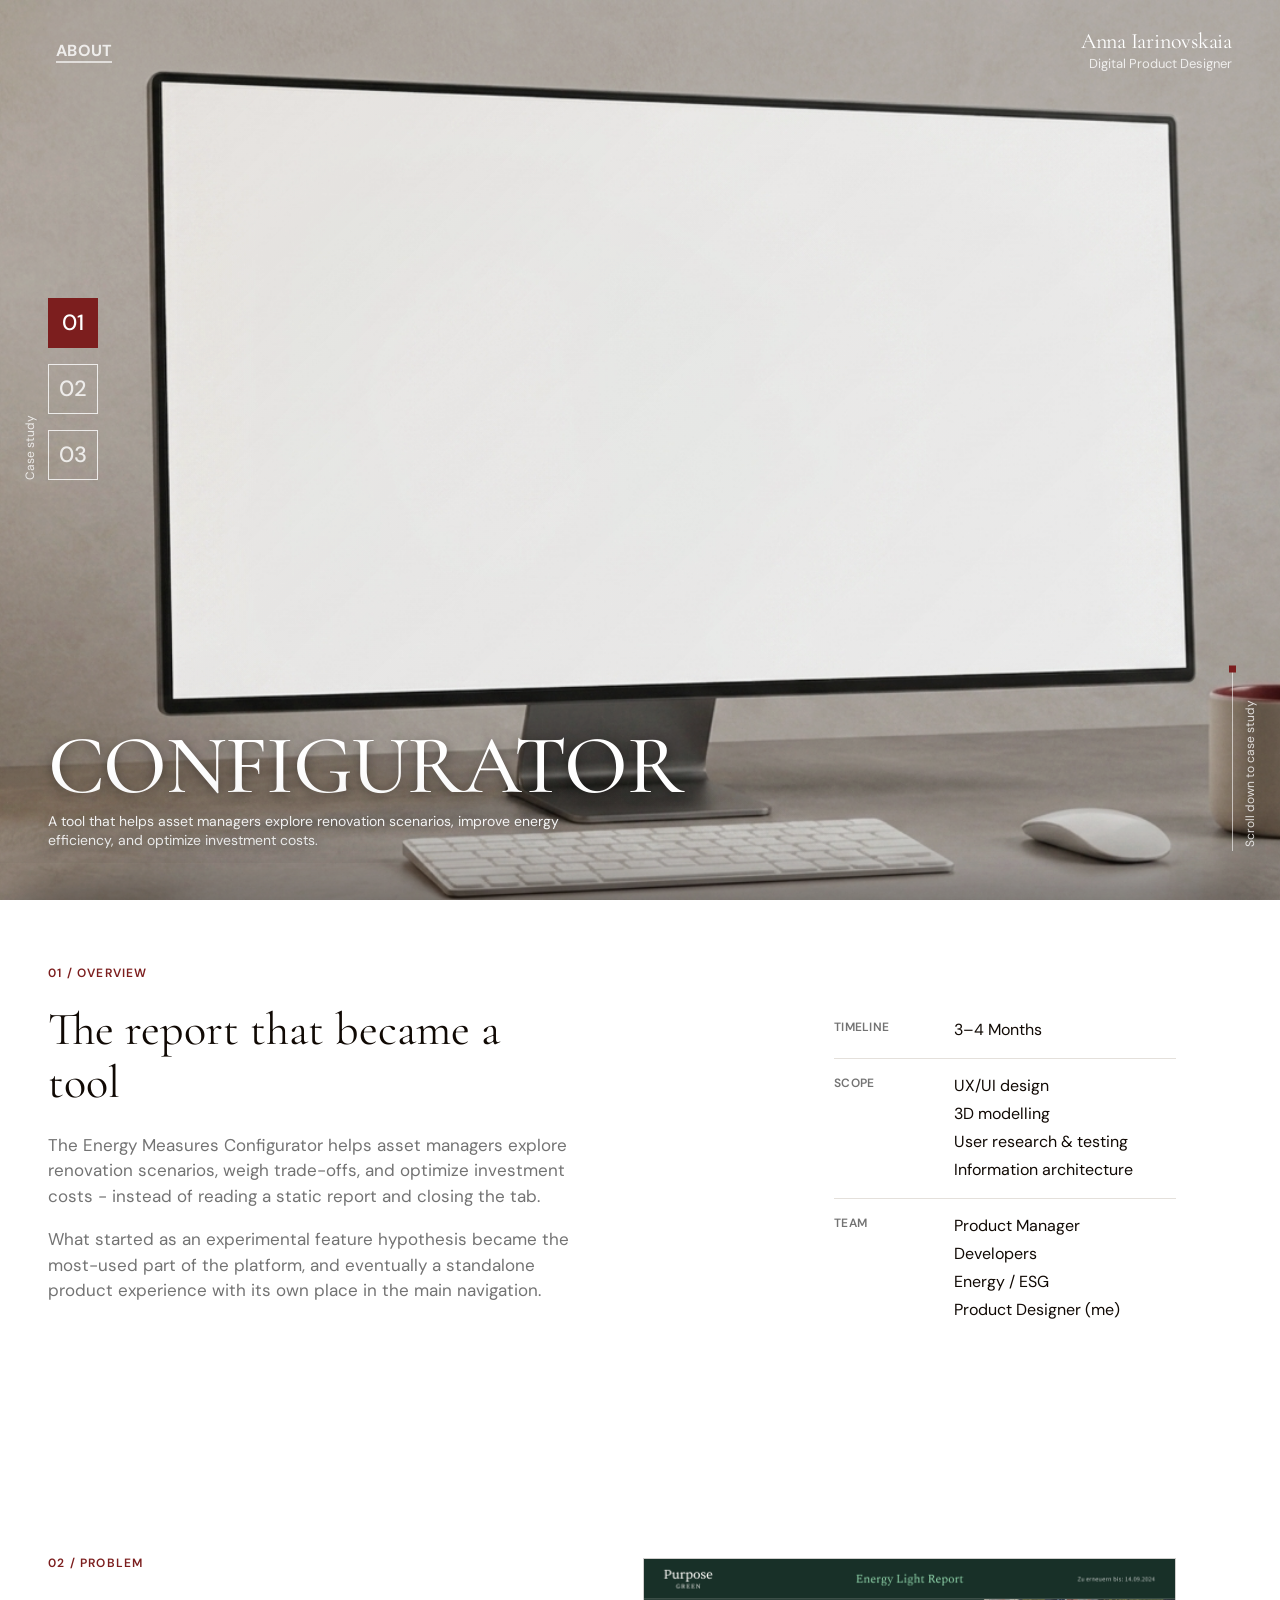
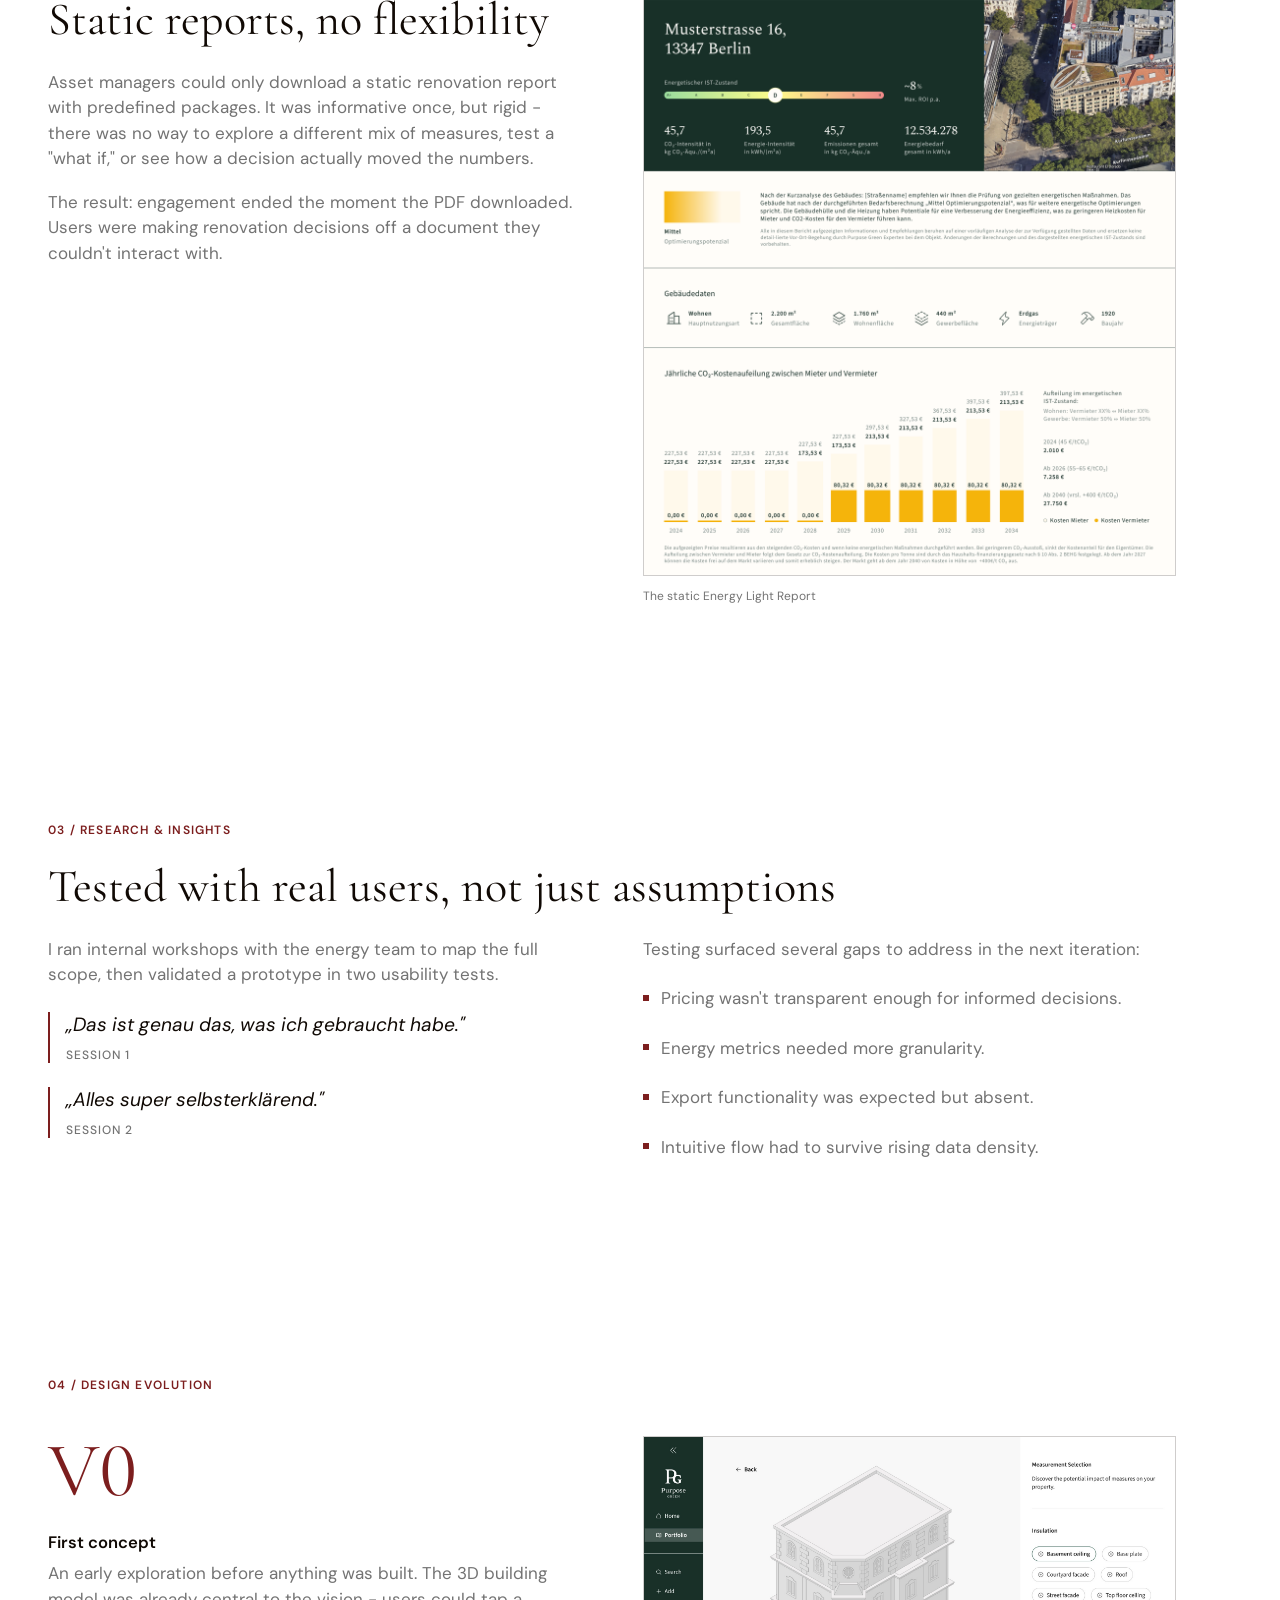
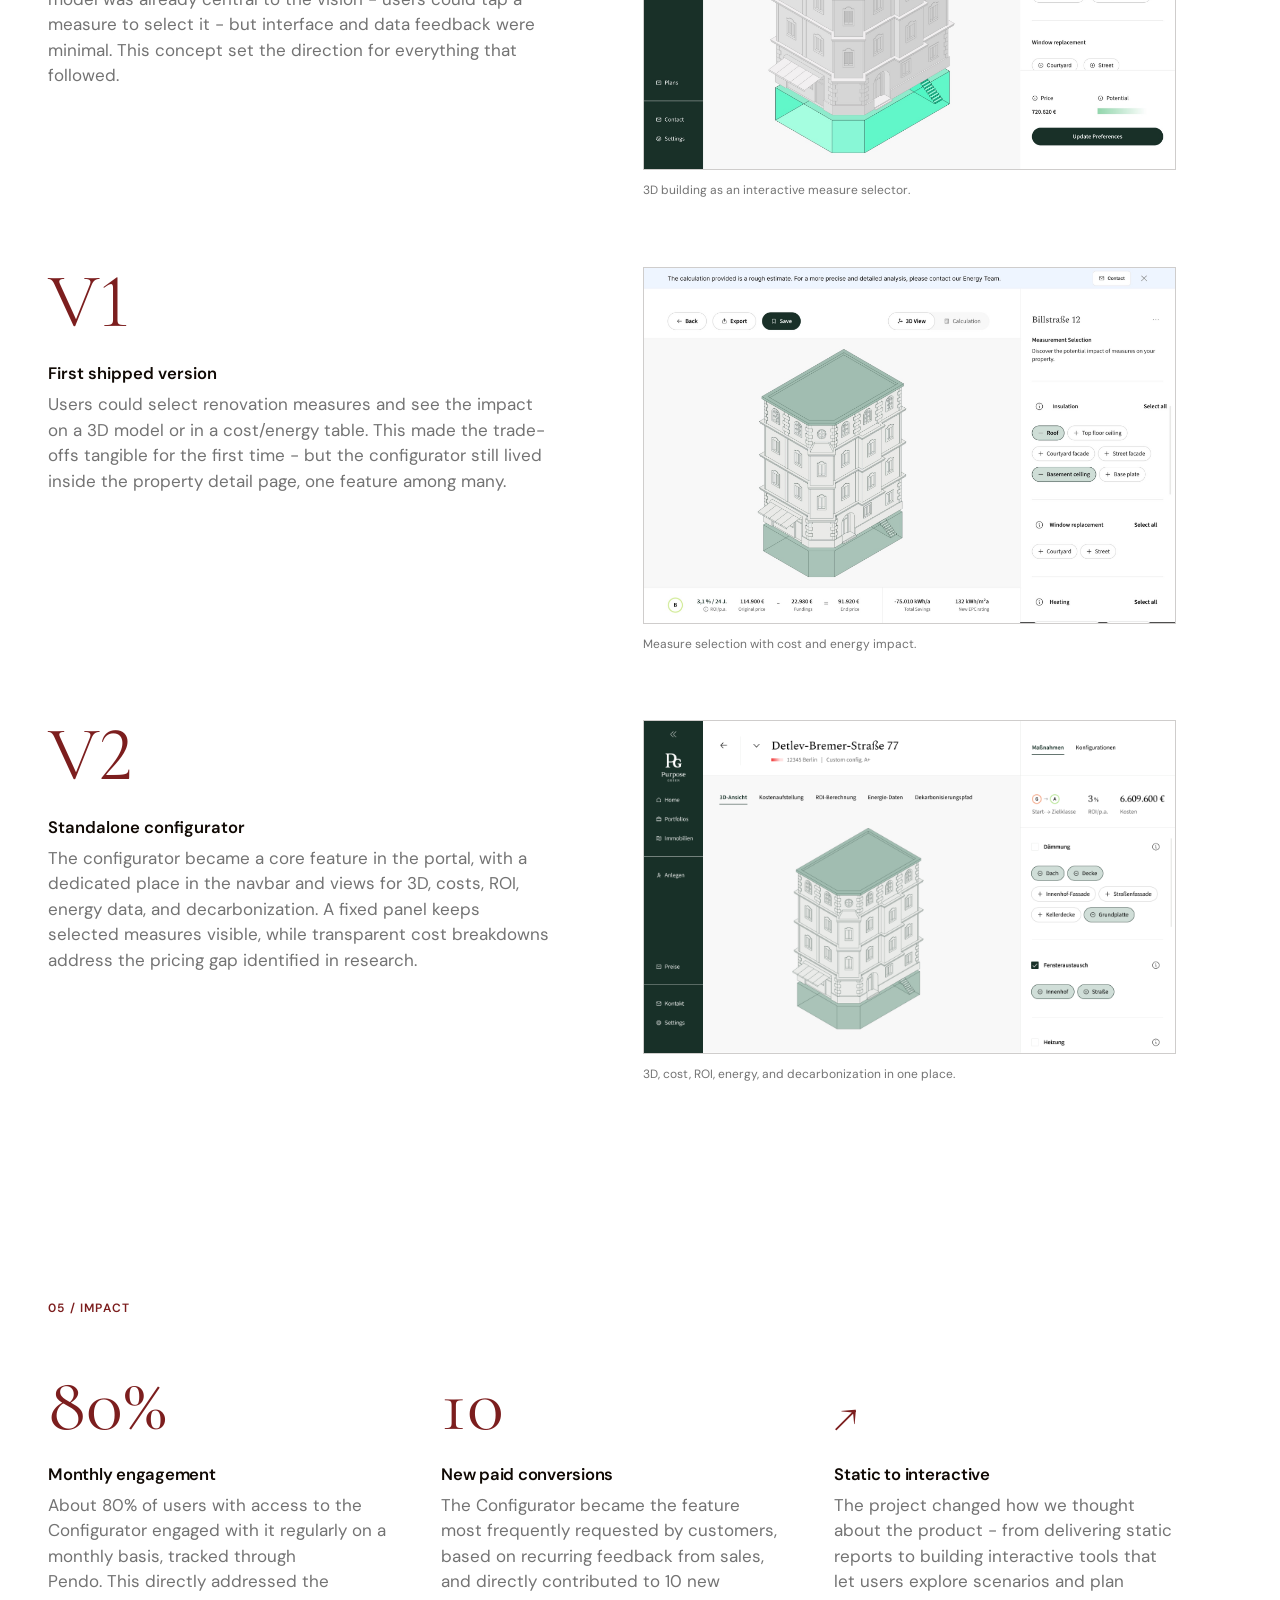
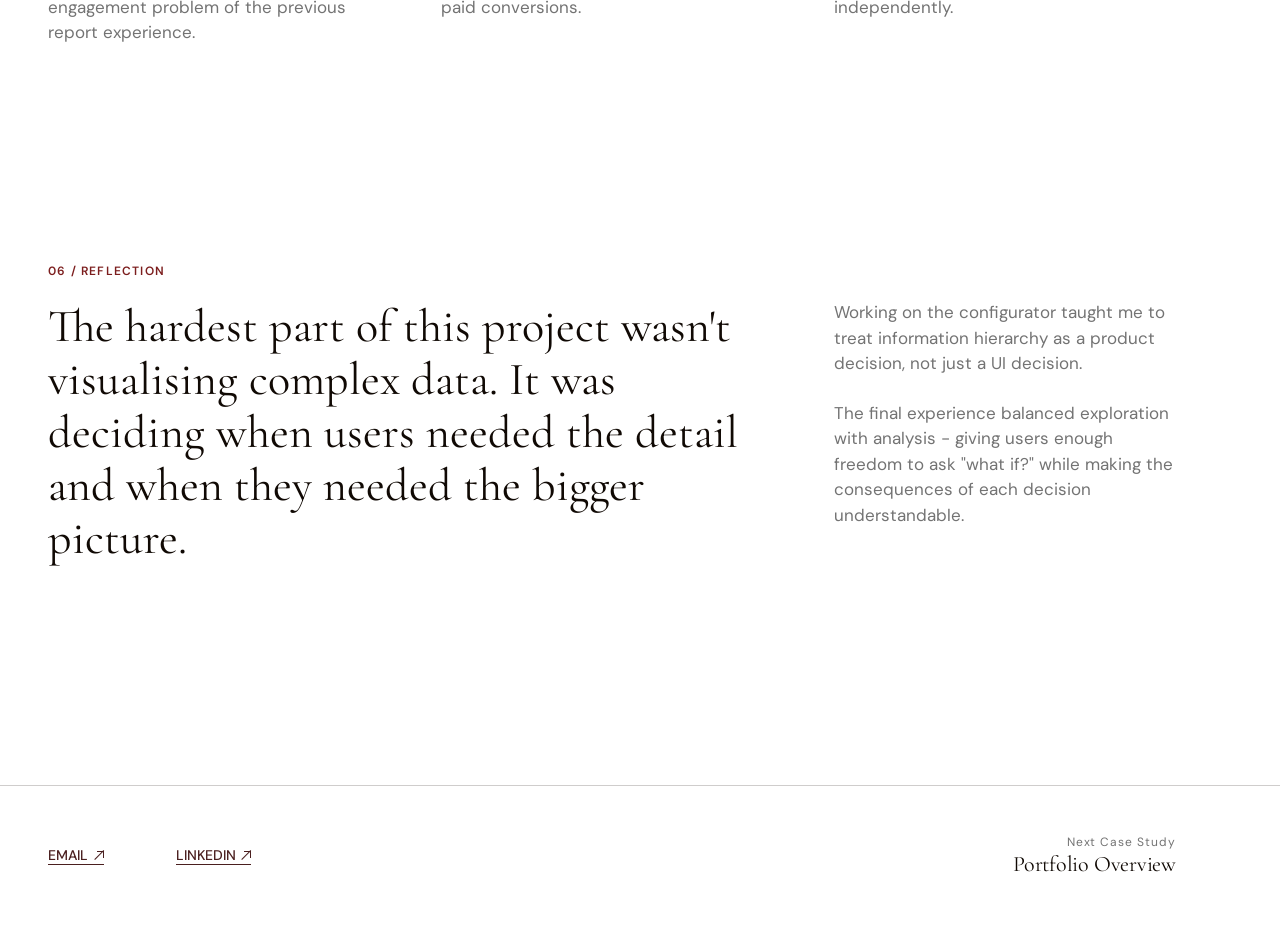
<file: index.html>
<!DOCTYPE html>
<html lang="en">
<head>
<meta charset="UTF-8">
<meta name="viewport" content="width=device-width, initial-scale=1.0">
<title>Anna Iarinovskaia - Digital Product Designer</title>
<link rel="icon" href="assets/FAVICON.svg" type="image/svg+xml">
<link rel="preconnect" href="https://fonts.googleapis.com">
<link rel="preconnect" href="https://fonts.gstatic.com" crossorigin>
<link href="https://fonts.googleapis.com/css2?family=DM+Sans:wght@400;500;600;700&family=Cormorant+Garamond:ital,wght@0,400;0,500;0,600;1,400&family=Schibsted+Grotesk:wght@500&family=Bodoni+Moda:ital,wght@0,400;0,600;0,700;1,400&display=swap" rel="stylesheet">
<link rel="stylesheet" href="css/styles.css">
<link rel="stylesheet" href="css/scroll-story.css">
</head>
<body>

<header class="intro">
  <p class="intro__name">Anna Iarinovskaia</p>
  <p class="intro__role">Digital Product Designer</p>
</header>

<nav class="side-nav" aria-label="Primary">
  <a href="#about" class="side-tab side-tab--about" data-view="about" id="about-tab">
    <span class="side-tab__text hover-fill about-label">About</span>
    <span class="side-tab__arrow" aria-hidden="true"></span>
  </a>
</nav>

<div class="story-pin" id="story-pin">
<main class="hero">
  <div class="hero__bg" aria-hidden="true"></div>
  <div class="hero__media" id="hero-media">
    <video class="hero__video is-visible" id="hero-video-a" autoplay muted loop playsinline aria-hidden="true" poster="assets/Gemini_Generated_Image_qtfftwqtfftwqtff.jpeg">
      <source src="assets/configurator-desktop-composite.mp4" type="video/mp4">
    </video>
    <video class="hero__video" id="hero-video-b" muted loop playsinline aria-hidden="true"></video>
    <img class="hero__photo is-loading" id="hero-photo" src="assets/Gemini_Generated_Image_qtfftwqtfftwqtff.jpeg" alt="" aria-hidden="true">
    <img class="hero__screen" id="hero-screen" alt="" aria-hidden="true">
    <video class="hero__screen-video" id="hero-screen-video" muted loop autoplay playsinline aria-hidden="true"></video>
    <div class="hero__mobile-screen-window" id="hero-mobile-screen-window">
      <video class="hero__mobile-screen-video" id="hero-mobile-screen-video" muted loop autoplay playsinline aria-hidden="true">
        <source src="assets/configurator-desktop-composite.mp4" type="video/mp4">
      </video>
    </div>
  </div>
  <h2 class="hero__ghost-title" id="hero-ghost-title" aria-hidden="true">Configurator</h2>

  <section class="case-card" id="case-card">
    <div class="case-nav" role="tablist" aria-label="Case studies">
      <span class="case-nav__label">Case study</span>
      <div class="case-nav__list">
        <button class="case-tab hover-fill is-active" data-case="1" role="tab" aria-selected="true">01</button>
        <button class="case-tab hover-fill" data-case="2" role="tab" aria-selected="false">02</button>
        <button class="case-tab hover-fill" data-case="3" role="tab" aria-selected="false">03</button>
      </div>
    </div>

    <div class="case-card__bottom">
      <h2 class="case-card__title" id="case-title">Configurator</h2>
      <p class="case-card__desc" id="case-desc">A tool that helps asset managers explore renovation scenarios, improve energy efficiency, and optimize investment costs.</p>
    </div>
  </section>

  <div class="hero-video__hitbox" id="hero-video-hitbox">
    <div class="hero-video__grade" aria-hidden="true"></div>
    <div class="hero-video__scrim" aria-hidden="true"></div>
    <div class="hero-video__controls" id="hero-video-controls">
      <div class="hero-video__scrubber">
        <button class="hero-video__arrow hero-video__arrow--prev" id="hero-video-prev" type="button" aria-label="Previous frame">
          <span class="hero-video__icon hero-video__icon--chevron" aria-hidden="true"></span>
        </button>
        <span class="hero-video__indicator" id="hero-video-indicator" aria-live="polite"></span>
        <button class="hero-video__arrow hero-video__arrow--next" id="hero-video-next" type="button" aria-label="Next frame">
          <span class="hero-video__icon hero-video__icon--chevron" aria-hidden="true"></span>
        </button>
      </div>
      <div class="hero-video__actions">
        <button class="hero-video__btn" id="hero-video-playpause" type="button" aria-label="Pause">
          <span class="hero-video__icon hero-video__icon--pause" aria-hidden="true"></span>
          <span class="hero-video__icon hero-video__icon--play" hidden aria-hidden="true"></span>
        </button>
        <button class="hero-video__btn" id="hero-video-expand" type="button" aria-label="Expand">
          <span class="hero-video__icon hero-video__icon--expand" aria-hidden="true"></span>
        </button>
      </div>
    </div>
  </div>
</main>
</div>

<div class="video-lightbox" id="video-lightbox" role="dialog" aria-modal="true" aria-label="Expanded flow frame" hidden>
  <div class="video-lightbox__backdrop" id="video-lightbox-backdrop"></div>
  <div class="video-lightbox__content">
    <button class="video-lightbox__close" id="video-lightbox-close" type="button" aria-label="Close">
      <span class="hero-video__icon hero-video__icon--close" aria-hidden="true"></span>
    </button>
    <div class="video-lightbox__stage">
      <video class="video-lightbox__video" id="video-lightbox-video" muted playsinline></video>
      <img class="video-lightbox__image" id="video-lightbox-image" alt="" hidden>
    </div>
    <div class="video-lightbox__controls">
      <button class="hero-video__arrow hero-video__arrow--prev" id="video-lightbox-prev" type="button" aria-label="Previous frame">
        <span class="hero-video__icon hero-video__icon--chevron" aria-hidden="true"></span>
      </button>
      <span class="video-lightbox__indicator" id="video-lightbox-indicator" aria-live="polite"></span>
      <button class="hero-video__arrow hero-video__arrow--next" id="video-lightbox-next" type="button" aria-label="Next frame">
        <span class="hero-video__icon hero-video__icon--chevron" aria-hidden="true"></span>
      </button>
    </div>
  </div>
</div>

<section class="about" id="about" aria-labelledby="about-title" aria-hidden="true">
  <div class="about-heading">
    <h1 id="about-title">Hi, I’m Anna - a Product Designer based in Berlin, focused on making complex digital products feel clear, useful, and intuitive.</h1>
  </div>
  <figure class="about-portrait">
    <img src="assets/Profile photo.PNG" alt="Portrait of Anna Iarinovskaia">
  </figure>
  <p class="about-lead">With a background that goes beyond interface design, I work across the product lifecycle - from research and product strategy to interaction design, prototyping, and scalable design systems.</p>
  <div class="about-meta">
    <a href="mailto:iarinov@icloud.com"><span class="about-meta__label">Email</span> <span class="about-meta__arrow" aria-hidden="true"></span></a>
    <a href="https://www.linkedin.com/in/anna-iarinovskaia/" target="_blank" rel="noreferrer"><span class="about-meta__label">LinkedIn</span> <span class="about-meta__arrow" aria-hidden="true"></span></a>
  </div>
</section>

<section class="story" id="story" data-scroll-story></section>

<section class="case-detail is-active" id="case-detail-1" data-case="1">
  <div class="case-detail__inner">

    <div class="case-detail__row case-detail__row--overview">
      <div class="case-detail__overview-col-text">
        <h2 class="case-detail__label">01 / Overview</h2>
        <h3 class="case-detail__intro-heading">The report that became a tool</h3>
        <div class="case-detail__body-stack">
          <p class="case-detail__overview-lead">The Energy Measures Configurator helps asset managers explore renovation scenarios, weigh trade-offs, and optimize investment costs - instead of reading a static report and closing the tab.</p>
          <p class="case-detail__overview-secondary case-detail__overview-secondary--dim">What started as an experimental feature hypothesis became the most-used part of the platform, and eventually a standalone product experience with its own place in the main navigation.</p>
        </div>
      </div>
      <div class="case-detail__overview-ledger">
        <div class="case-detail__ledger-row">
          <span class="case-detail__ledger-label">Timeline</span>
          <div class="case-detail__ledger-value">3–4 Months</div>
        </div>
        <div class="case-detail__ledger-row">
          <span class="case-detail__ledger-label">Scope</span>
          <div class="case-detail__ledger-value case-detail__ledger-value--list">
            <div>UX/UI design</div>
            <div>3D modelling</div>
            <div>User research &amp; testing</div>
            <div>Information architecture</div>
          </div>
        </div>
        <div class="case-detail__ledger-row">
          <span class="case-detail__ledger-label">Team</span>
          <div class="case-detail__ledger-value case-detail__ledger-value--list">
            <div>Product Manager</div>
            <div>Developers</div>
            <div>Energy / ESG</div>
            <div class="case-detail__ledger-highlight">Product Designer (me)</div>
          </div>
        </div>
      </div>
    </div>

    <div class="case-detail__row case-detail__row--problem">
      <div class="case-detail__problem-col-text">
        <h2 class="case-detail__label">02 / Problem</h2>
        <h3 class="case-detail__intro-heading">Static reports, no flexibility</h3>
        <div class="case-detail__body-stack">
          <p class="case-detail__overview-secondary">Asset managers could only download a static renovation report with predefined packages. It was informative once, but rigid - there was no way to explore a different mix of measures, test a "what if," or see how a decision actually moved the numbers.</p>
          <p class="case-detail__overview-secondary case-detail__overview-secondary--dim">The result: engagement ended the moment the PDF downloaded. Users were making renovation decisions off a document they couldn't interact with.</p>
        </div>
      </div>
      <figure class="case-detail__problem-col-image">
        <img src="assets/ELR.png" alt="The static Energy Light Report - a predefined, non-interactive renovation report users previously relied on">
        <figcaption class="case-detail__decision-caption">The static Energy Light Report</figcaption>
      </figure>
    </div>

    <div class="case-detail__row case-detail__row--research">
      <h2 class="case-detail__label">03 / Research &amp; Insights</h2>
      <h3 class="case-detail__intro-heading case-detail__research-heading">Tested with real users, not just assumptions</h3>
      <div class="case-detail__research-columns">
        <div class="case-detail__research-col">
          <p class="case-detail__research-lead">I ran internal workshops with the energy team to map the full scope, then validated a prototype in two usability tests.</p>
          <blockquote class="case-detail__research-quote">
            <p>„Das ist genau das, was ich gebraucht habe."</p>
            <cite>Session 1</cite>
          </blockquote>
          <blockquote class="case-detail__research-quote">
            <p>„Alles super selbsterklärend."</p>
            <cite>Session 2</cite>
          </blockquote>
        </div>
        <div class="case-detail__research-col">
          <p class="case-detail__research-lead">Testing surfaced several gaps to address in the next iteration:</p>
          <ul class="case-detail__research-findings">
            <li>Pricing wasn't transparent enough for informed decisions.</li>
            <li>Energy metrics needed more granularity.</li>
            <li>Export functionality was expected but absent.</li>
            <li>Intuitive flow had to survive rising data density.</li>
          </ul>
        </div>
      </div>
    </div>

    <div class="case-detail__row case-detail__row--evolution">
      <h2 class="case-detail__label">04 / Design Evolution</h2>
      <ol class="case-detail__decisions">
        <li class="case-detail__decision case-detail__decision--v0">
          <div class="case-detail__decision-text">
            <div class="case-detail__version-row">
              <span class="case-detail__version-num">V0</span>
              <span class="case-detail__version-label">First concept</span>
            </div>
            <p class="case-detail__decision-body">An early exploration before anything was built. The 3D building model was already central to the vision - users could tap a measure to select it - but interface and data feedback were minimal. This concept set the direction for everything that followed.</p>
          </div>
          <figure class="case-detail__decision-figure">
            <img class="case-detail__decision-image" src="assets/story/configurator-01-concept.jpg" alt="V0. early concept exploring the 3D building as an interactive way to select renovation measures">
            <figcaption class="case-detail__decision-caption">3D building as an interactive measure selector.</figcaption>
          </figure>
        </li>

        <li class="case-detail__decision case-detail__decision--v1">
          <div class="case-detail__decision-text">
            <div class="case-detail__version-row">
              <span class="case-detail__version-num">V1</span>
              <span class="case-detail__version-label">First shipped version</span>
            </div>
            <p class="case-detail__decision-body">Users could select renovation measures and see the impact on a 3D model or in a cost/energy table. This made the trade-offs tangible for the first time - but the configurator still lived inside the property detail page, one feature among many.</p>
          </div>
          <figure class="case-detail__decision-figure">
            <img class="case-detail__decision-image" src="assets/story/configurator-02-first-shipped.jpg" alt="V1. first shipped configurator inside the property detail page, with cost and energy impact shown per measure">
            <figcaption class="case-detail__decision-caption">Measure selection with cost and energy impact.</figcaption>
          </figure>
        </li>

        <li class="case-detail__decision case-detail__decision--v2">
          <div class="case-detail__decision-text">
            <div class="case-detail__version-row">
              <span class="case-detail__version-num">V2</span>
              <span class="case-detail__version-label">Standalone configurator</span>
            </div>
            <p class="case-detail__decision-body">The configurator became a core feature in the portal, with a dedicated place in the navbar and views for 3D, costs, ROI, energy data, and decarbonization. A fixed panel keeps selected measures visible, while transparent cost breakdowns address the pricing gap identified in research.</p>
          </div>
          <figure class="case-detail__decision-figure">
            <img class="case-detail__decision-image" src="assets/Configurator - ROI - Table 1440_900.png" alt="V2. standalone configurator's 3D view tab, with the measures panel and cost/ROI summary persistently visible">
            <figcaption class="case-detail__decision-caption">3D, cost, ROI, energy, and decarbonization in one place.</figcaption>
          </figure>
        </li>
      </ol>
    </div>

    <div class="case-detail__row case-detail__row--impact">
      <h2 class="case-detail__label">05 / Impact</h2>
      <div class="case-detail__impact-content">
        <div class="case-detail__impact-grid">
          <div class="case-detail__impact-item">
            <div class="case-detail__impact-figure">
              <div class="case-detail__impact-stat">80%</div>
            </div>
            <h3 class="case-detail__decision-heading">Monthly engagement</h3>
            <p class="case-detail__decision-body">About 80% of users with access to the Configurator engaged with it regularly on a monthly basis, tracked through Pendo. This directly addressed the engagement problem of the previous report experience.</p>
          </div>
          <div class="case-detail__impact-item">
            <div class="case-detail__impact-figure">
              <div class="case-detail__impact-stat">10</div>
            </div>
            <h3 class="case-detail__decision-heading">New paid conversions</h3>
            <p class="case-detail__decision-body">The Configurator became the feature most frequently requested by customers, based on recurring feedback from sales, and directly contributed to 10 new paid conversions.</p>
          </div>
          <div class="case-detail__impact-item">
            <div class="case-detail__impact-figure">
              <div class="case-detail__impact-stat case-detail__impact-stat--icon" aria-hidden="true">↗&#xFE0E;</div>
            </div>
            <h3 class="case-detail__decision-heading">Static to interactive</h3>
            <p class="case-detail__decision-body">The project changed how we thought about the product - from delivering static reports to building interactive tools that let users explore scenarios and plan independently.</p>
          </div>
        </div>
      </div>
    </div>

    <div class="case-detail__row case-detail__row--reflection">
      <h2 class="case-detail__label">06 / Reflection</h2>
      <p class="case-detail__reflection-quote">The hardest part of this project wasn't visualising complex data. It was deciding when users needed the detail and when they needed the bigger picture.</p>
      <div class="case-detail__reflection-body">
        <p>Working on the configurator taught me to treat information hierarchy as a product decision, not just a UI decision.</p>
        <p>The final experience balanced exploration with analysis - giving users enough freedom to ask "what if?" while making the consequences of each decision understandable.</p>
      </div>
    </div>

    <div class="case-detail__footer">
      <div class="about-meta">
        <a href="mailto:iarinov@icloud.com"><span class="about-meta__label">Email</span> <span class="about-meta__arrow" aria-hidden="true"></span></a>
        <a href="https://www.linkedin.com/in/anna-iarinovskaia/" target="_blank" rel="noreferrer"><span class="about-meta__label">LinkedIn</span> <span class="about-meta__arrow" aria-hidden="true"></span></a>
      </div>
      <div class="case-detail__footer-next">
        <span class="case-detail__footer-next-label">Next Case Study</span>
        <a class="case-detail__footer-next-title" href="#case-detail-2" data-goto-case="2">Portfolio Overview</a>
      </div>
    </div>

  </div>
</section>

<section class="case-detail" id="case-detail-2" data-case="2">
  <div class="case-detail__inner">

    <div class="case-detail__row case-detail__row--overview">
      <div class="case-detail__overview-col-text">
        <h2 class="case-detail__label">01 / Overview</h2>
        <h3 class="case-detail__intro-heading">From properties to portfolios</h3>
        <div class="case-detail__body-stack">
          <p class="case-detail__overview-lead">The platform originally focused on individual properties. I designed a portfolio-level experience to help asset managers understand overall performance, compare strategies, and identify where to act first.</p>
          <p class="case-detail__overview-lead">The work connected existing property and renovation data into a clear Current State, Strategy, and Roadmap — shifting the experience from analyzing individual assets to making portfolio-level decisions.</p>
        </div>
      </div>
      <div class="case-detail__overview-ledger">
        <div class="case-detail__ledger-row">
          <span class="case-detail__ledger-label">Timeline</span>
          <div class="case-detail__ledger-value">3 Months</div>
        </div>
        <div class="case-detail__ledger-row">
          <span class="case-detail__ledger-label">Scope</span>
          <div class="case-detail__ledger-value case-detail__ledger-value--list">
            <div>UX/UI design</div>
            <div>Research</div>
            <div>Information architecture</div>
            <div>Testing</div>
          </div>
        </div>
        <div class="case-detail__ledger-row">
          <span class="case-detail__ledger-label">Team</span>
          <div class="case-detail__ledger-value case-detail__ledger-value--list">
            <div>Product Manager</div>
            <div>Developers</div>
            <div class="case-detail__ledger-highlight">Product Designer (me)</div>
          </div>
        </div>
      </div>
    </div>

    <div class="case-detail__row case-detail__row--problem">
      <div class="case-detail__problem-col-text">
        <h2 class="case-detail__label">02 / Problem</h2>
        <h3 class="case-detail__intro-heading">No signal on where to act</h3>
        <div class="case-detail__body-stack">
          <p class="case-detail__overview-secondary">Without a portfolio view, users had no way to assess overall performance or know where to act first. Every decision required individually analyzing each property, increasing cognitive load and slowing down the workflow significantly.</p>
        </div>
      </div>
      <figure class="case-detail__problem-col-image">
        <img src="assets/story/portfolio-problem-map.jpg" alt="The portal's live map view - property pins with no health signals or prioritization">
        <figcaption class="case-detail__decision-caption">One map, all properties - no portfolio structure.</figcaption>
      </figure>
    </div>

    <div class="case-detail__row case-detail__row--hypothesis case-detail__row--goal">
      <div class="case-detail__goal-content">
        <div class="case-detail__goal-intro">
          <h2 class="case-detail__label">03 / Hypothesis &amp; Constraints</h2>
          <p class="case-detail__principle">A portfolio view only creates value if it tells users what to do next - not just where things stand.</p>
        </div>
        <div class="case-detail__goal-grid">
          <div class="case-detail__goal-item">
            <h4 class="case-detail__goal-item-heading">Hypothesis</h4>
            <p class="case-detail__goal-item-body">Shifting to a portfolio-centric view with actionable insights would enable faster, more confident decisions and drive better portfolio performance overall.</p>
          </div>
          <div class="case-detail__goal-item">
            <h4 class="case-detail__goal-item-heading">Constraints</h4>
            <p class="case-detail__goal-item-body">Limited user data and tight timelines meant we couldn't rely on collected evidence. Instead, we built a prototype grounded in assumptions and prioritized rapid testing to validate our direction quickly.</p>
          </div>
        </div>
      </div>
    </div>

    <div class="case-detail__row case-detail__row--exploration">
      <div class="case-detail__exploration-text">
        <h2 class="case-detail__label">04 / Exploration</h2>
        <p class="case-detail__research-intro">Early concepts explored multiple tabs across finance, energy, and construction - a natural starting point for a platform managing multi-dimensional assets. But presenting all dimensions at once added cognitive weight and relied on incomplete data sources.</p>
        <p class="case-detail__research-intro">We narrowed scope to the two areas that mattered most and were best supported by available data: <strong>Current State</strong> (portfolio health) and <strong>Strategy</strong> (actionable roadmap).</p>
      </div>
      <figure class="case-detail__exploration-figure">
        <img src="assets/story/portfolio-exploration-whiteboard.jpg" alt="Whiteboard mapping how a portfolio view would connect to existing property and configurator data">
        <figcaption class="case-detail__decision-caption">Mapping how a portfolio view would connect to existing property and configurator data</figcaption>
      </figure>
    </div>

    <div class="case-detail__row case-detail__row--validation">
      <div class="case-detail__validation-text">
        <h2 class="case-detail__label">05 / Key Finding</h2>
        <h3 class="case-detail__intro-heading">Users valued prioritization over more data</h3>
        <p class="case-detail__research-intro">The portfolio and strategy features were validated through 8 user testing sessions with asset managers.</p>
        <p class="case-detail__research-intro">The roadmap and strategy view consistently emerged as the most valued feature - appreciated for giving a clear starting point rather than presenting all data at once.</p>
      </div>
      <figure class="case-detail__validation-visual">
        <img src="assets/story/portfolio-validation-notion.png" alt="Testing sessions tracked in a Notion database">
        <figcaption class="case-detail__decision-caption">Testing sessions tracked in Notion</figcaption>
      </figure>
    </div>

    <div class="case-detail__row case-detail__row--approach case-detail__row--evolution">
      <h2 class="case-detail__label">06 / Final Solution</h2>
      <ol class="case-detail__decisions">
        <li class="case-detail__decision">
          <div class="case-detail__decision-text">
            <div class="case-detail__version-row">
              <span class="case-detail__version-num">01</span>
              <span class="case-detail__version-label">Portfolio Health</span>
            </div>
            <p class="case-detail__decision-body">High-level KPIs and summary indicators give immediate insight into overall portfolio performance. Users can assess health without drilling into individual properties.</p>
          </div>
          <figure class="case-detail__decision-figure">
            <img class="case-detail__decision-image" src="assets/story/portfolio-01-current-state.png" alt="Portfolio current state - KPIs, energy efficiency class, and heating type at a glance">
            <figcaption class="case-detail__decision-caption">Portfolio health - KPIs, energy efficiency class, and heating type at a glance</figcaption>
          </figure>
        </li>

        <li class="case-detail__decision">
          <div class="case-detail__decision-text">
            <div class="case-detail__version-row">
              <span class="case-detail__version-num">02</span>
              <span class="case-detail__version-label">Strategy</span>
            </div>
            <p class="case-detail__decision-body">Three strategies were offered for the portfolio: <strong>Stranded Asset Schutz</strong> (low cost), <strong>Smart Retrofit</strong> (cost-to-impact), and <strong>Beste Klasse</strong> (maximum improvement), giving users different approaches based on their priorities.</p>
          </div>
          <figure class="case-detail__decision-figure">
            <img class="case-detail__decision-image" src="assets/story/portfolio-02-strategies.png" alt="Portfolio strategies - three scenarios compared by cost, funding, energy and CO2 savings">
            <figcaption class="case-detail__decision-caption">Three portfolio strategies compared by cost, funding, energy, and CO₂ savings.</figcaption>
          </figure>
        </li>

        <li class="case-detail__decision">
          <div class="case-detail__decision-text">
            <div class="case-detail__version-row">
              <span class="case-detail__version-num">03</span>
              <span class="case-detail__version-label">Roadmap</span>
            </div>
            <p class="case-detail__decision-body">Properties are ranked by improvement potential, giving users a clear sequence for where to act first. This reduces manual analysis and turns portfolio data into an actionable starting point.</p>
          </div>
          <figure class="case-detail__decision-figure">
            <img class="case-detail__decision-image" src="assets/story/portfolio-03-roadmap.png" alt="Strategy roadmap - properties ranked by High, Medium, and Low priority">
            <figcaption class="case-detail__decision-caption">Strategy roadmap - properties ranked by High, Medium, and Low priority</figcaption>
          </figure>
        </li>

        <li class="case-detail__decision">
          <div class="case-detail__decision-text">
            <div class="case-detail__version-row">
              <span class="case-detail__version-num">04</span>
              <span class="case-detail__version-label">Configurator</span>
            </div>
            <p class="case-detail__decision-body">The roadmap connects to the configurator so users can fine-tune renovation measures for individual properties and see how those changes affect the wider portfolio.</p>
          </div>
          <figure class="case-detail__decision-figure">
            <img class="case-detail__decision-image" src="assets/story/portfolio-04-configurator-konfig.png" alt="Strategy · energy improvements - per-property configurator connected to the portfolio roadmap">
            <figcaption class="case-detail__decision-caption">Per-property configurator connected to the portfolio roadmap.</figcaption>
          </figure>
        </li>
      </ol>
    </div>

    <div class="case-detail__row case-detail__row--before-after">
      <h2 class="case-detail__label">07 / Product Evolution</h2>
      <div class="case-detail__columns">
        <div>
          <h4 class="case-detail__research-subhead">Before</h4>
          <ul class="case-detail__bullets">
            <li>Simple list of individual properties</li>
            <li>No cross-portfolio view or health signals</li>
            <li>No prioritization - every property felt equal</li>
            <li>Decisions required manual analysis of each asset</li>
            <li>High cognitive load, fragmented workflow</li>
          </ul>
        </div>
        <div>
          <h4 class="case-detail__research-subhead">After</h4>
          <ul class="case-detail__bullets">
            <li>Portfolio health overview with KPIs at a glance</li>
            <li>Strategy scenarios showing clear trade-offs</li>
            <li>Actionable roadmap with ranked properties</li>
            <li>Configurator integration for per-property tuning</li>
            <li>Decisions grounded in prioritization, not raw data</li>
          </ul>
        </div>
      </div>
    </div>

    <div class="case-detail__row case-detail__row--reflection">
      <h2 class="case-detail__label">08 / Reflection</h2>
      <p class="case-detail__reflection-quote">Good portfolio design isn't about showing more data. It's about helping users understand what matters.</p>
      <div class="case-detail__reflection-body">
        <p>This project taught me that portfolio design is most valuable when it guides prioritization - helping users know where to start and what to act on next.</p>
        <p>Focusing on Current State and Strategy helped me validate the direction quickly within real data constraints.</p>
      </div>
    </div>

    <div class="case-detail__footer">
      <div class="about-meta">
        <a href="mailto:iarinov@icloud.com"><span class="about-meta__label">Email</span> <span class="about-meta__arrow" aria-hidden="true"></span></a>
        <a href="https://www.linkedin.com/in/anna-iarinovskaia/" target="_blank" rel="noreferrer"><span class="about-meta__label">LinkedIn</span> <span class="about-meta__arrow" aria-hidden="true"></span></a>
      </div>
      <div class="case-detail__footer-next">
        <span class="case-detail__footer-next-label">Next Case Study</span>
        <a class="case-detail__footer-next-title" href="#case-detail-3" data-goto-case="3">Onboarding</a>
      </div>
    </div>

  </div>
</section>

<section class="case-detail" id="case-detail-3" data-case="3">
  <div class="case-detail__inner">

    <div class="case-detail__row case-detail__row--overview">
      <div class="case-detail__overview-col-text">
        <h2 class="case-detail__label">01 / Overview</h2>
        <h3 class="case-detail__intro-heading">From sales-led setup to self-serve signup</h3>
        <div class="case-detail__body-stack">
          <p class="case-detail__overview-lead">The platform helps users manage and analyze property energy data. Previously, onboarding happened entirely outside the product — a sales team walked each user through setup before handing over access.</p>
          <p class="case-detail__overview-secondary case-detail__overview-secondary--dim">With the shift to a freemium model, users could now sign up and begin independently. But the product wasn't ready to receive them — new users arrived at an empty dashboard, with no indication of how to get started or unlock value.</p>
        </div>
      </div>
      <div class="case-detail__overview-ledger">
        <div class="case-detail__ledger-row">
          <span class="case-detail__ledger-label">Timeline</span>
          <div class="case-detail__ledger-value">1 Month</div>
        </div>
        <div class="case-detail__ledger-row">
          <span class="case-detail__ledger-label">Scope</span>
          <div class="case-detail__ledger-value case-detail__ledger-value--list">
            <div>Product strategy</div>
            <div>UX/UI design</div>
            <div>User research &amp; testing</div>
            <div>User flows</div>
          </div>
        </div>
        <div class="case-detail__ledger-row">
          <span class="case-detail__ledger-label">Team</span>
          <div class="case-detail__ledger-value case-detail__ledger-value--list">
            <div>Product Manager</div>
            <div>Developers</div>
            <div class="case-detail__ledger-highlight">Product Designer (me)</div>
          </div>
        </div>
      </div>
    </div>

    <div class="case-detail__row case-detail__row--problem">
      <h2 class="case-detail__label">02 / Problem</h2>
      <h3 class="case-detail__intro-heading">The product didn't tell users where to start or how to reach value</h3>
      <div class="case-detail__impact-content">
        <p class="case-detail__overview-lead">Users signed up without a clear path to their first meaningful action. The empty dashboard gave them no direction, while creating a property, the key step to unlocking the product's value, was not made clear.</p>
      </div>
    </div>

    <div class="case-detail__row case-detail__row--goal">
      <div class="case-detail__goal-content">
        <div class="case-detail__goal-intro">
          <h2 class="case-detail__label">03 / Goal</h2>
          <p class="case-detail__principle">Onboarding shouldn't explain the product — it should drive users to create their first property.</p>
        </div>
        <div class="case-detail__goal-grid">
          <div class="case-detail__goal-item">Guide users to their first meaningful outcome — creating a property.</div>
          <div class="case-detail__goal-item">Reduce confusion and drop-off immediately after signup.</div>
          <div class="case-detail__goal-item">Support incomplete data scenarios without blocking progress.</div>
          <div class="case-detail__goal-item">Keep flexibility — different users arrive with different contexts.</div>
        </div>
      </div>
    </div>

    <div class="case-detail__row case-detail__row--approach case-detail__row--evolution">
      <h2 class="case-detail__label">04 / Approach</h2>
      <ol class="case-detail__decisions">
        <li class="case-detail__decision">
          <div class="case-detail__decision-text">
            <div class="case-detail__version-row">
              <span class="case-detail__version-num">01</span>
              <span class="case-detail__version-label">Action-driven onboarding</span>
            </div>
            <p class="case-detail__decision-body">Replaced passive onboarding tours and tooltips with a goal-oriented property creation flow. Instead of explaining what the product does, users immediately do the thing that reveals it.</p>
          </div>
          <figure class="case-detail__decision-figure">
            <img class="case-detail__decision-image" src="assets/Property address_filled.png" alt="Property address entry step of the onboarding flow">
            <figcaption class="case-detail__decision-caption">Property address entry step</figcaption>
          </figure>
        </li>

        <li class="case-detail__decision">
          <div class="case-detail__decision-text">
            <div class="case-detail__version-row">
              <span class="case-detail__version-num">02</span>
              <span class="case-detail__version-label">Design for incomplete data</span>
            </div>
            <p class="case-detail__decision-body">Users can save as a draft, skip a step, or come back later. Nothing in the flow is a hard gate on reaching the dashboard.</p>
          </div>
          <figure class="case-detail__decision-figure">
            <img class="case-detail__decision-image" src="assets/Onboarding.png" alt="Design for incomplete data step">
            <figcaption class="case-detail__decision-caption">Save as draft and skip step states</figcaption>
          </figure>
        </li>

        <li class="case-detail__decision">
          <div class="case-detail__decision-text">
            <div class="case-detail__version-row">
              <span class="case-detail__version-num">03</span>
              <span class="case-detail__version-label">Onboarding extends into the dashboard</span>
            </div>
            <p class="case-detail__decision-body">The dashboard homepage itself continues the onboarding, guiding the user toward their next action instead of handing off to an empty screen once setup ends.</p>
          </div>
          <div class="case-detail__decision-figure">
            <div class="case-detail__key-decision-compare">
              <figure class="case-detail__compare-item">
                <div class="case-detail__compare-media"><img src="assets/Onboarding_before.jpeg" alt="Dashboard homepage before — empty screen once setup ends"></div>
                <figcaption class="case-detail__compare-caption"><span class="case-detail__compare-badge">Before</span>Users reached an empty dashboard with no clear next step.</figcaption>
              </figure>
              <figure class="case-detail__compare-item">
                <div class="case-detail__compare-media"><img src="assets/Onboarding_after.png" alt="Dashboard homepage after — guides the user toward their next action"></div>
                <figcaption class="case-detail__compare-caption"><span class="case-detail__compare-badge">After</span>The dashboard guides users toward the next action.</figcaption>
              </figure>
            </div>
          </div>
        </li>
      </ol>
    </div>

    <div class="case-detail__row case-detail__row--impact">
      <h2 class="case-detail__label">05 / Impact</h2>
      <div class="case-detail__impact-content">
        <div class="case-detail__impact-grid">
          <div class="case-detail__impact-item">
            <h3 class="case-detail__decision-heading">Faster path to first value</h3>
            <p class="case-detail__decision-body">Users move directly from signup to creating their first property — the action that unlocks the product's core value.</p>
          </div>
          <div class="case-detail__impact-item">
            <h3 class="case-detail__decision-heading">More flexible onboarding</h3>
            <p class="case-detail__decision-body">Users can save their progress, continue later, or skip ahead, making onboarding work with different levels of readiness and available data.</p>
          </div>
          <div class="case-detail__impact-item">
            <h3 class="case-detail__decision-heading">Self-serve by design</h3>
            <p class="case-detail__decision-body">The new flow reduced reliance on manual setup and created a scalable foundation for the platform's move toward self-serve adoption.</p>
          </div>
        </div>
      </div>
    </div>

    <div class="case-detail__row case-detail__row--reflection">
      <h2 class="case-detail__label">06 / Reflection</h2>
      <p class="case-detail__reflection-quote">Good onboarding isn't about explaining everything. It's about getting users to their first meaningful action.</p>
      <div class="case-detail__reflection-body">
        <p>This project taught me that onboarding is part of the product experience, not a layer added on top. Focusing the flow around creating a first property helped users reach value without being overwhelmed.</p>
        <p>Designing for incomplete data also showed me how progress can replace blockers — letting users move forward and return later.</p>
      </div>
    </div>

    <div class="case-detail__footer">
      <div class="about-meta">
        <a href="mailto:iarinov@icloud.com"><span class="about-meta__label">Email</span> <span class="about-meta__arrow" aria-hidden="true"></span></a>
        <a href="https://www.linkedin.com/in/anna-iarinovskaia/" target="_blank" rel="noreferrer"><span class="about-meta__label">LinkedIn</span> <span class="about-meta__arrow" aria-hidden="true"></span></a>
      </div>
      <div class="case-detail__footer-next">
        <span class="case-detail__footer-next-label">Next Case Study</span>
        <a class="case-detail__footer-next-title" href="#case-detail-1" data-goto-case="1">Configurator</a>
      </div>
    </div>

  </div>
</section>

<script src="js/laptop-mockup.js"></script>
<script src="js/main.js"></script>
<script src="js/hero-video-overlay.js"></script>
<script src="js/scroll-story.js"></script>
</body>
</html>
</file>
<file: css/styles.css>
:root {
  /* ORYZO design system — colors */
  --color-warm-cream: #ffedd7;
  --color-walnut-shadow: #100904;
  --color-cork-border: #4a1f1f;
  --color-driftwood: #c99494;
  --color-brand-red: #7c1e1e;
  --color-case-accent: #7c1e1e;
  --color-off-white: #ffffff;
  --color-image-stroke: rgba(16, 9, 4, 0.2);
  --color-grey: #737373; /* darkened from #8c8c8c: 3.36:1 on white failed WCAG AA; #737373 gives 4.74:1 */
  --color-hairline-on-white: #e4e0db; /* dividers on the off-white case-detail background; --color-image-stroke composited on white renders ~#cfcecd, a visibly cooler/darker grey, so kept distinct */

  /* Line weights — dividers, image frames, underlines, icon strokes, rails
     use --line-hairline; quote/modal accent borders use --line-accent. */
  --line-hairline: 1px;
  --line-accent: 2px;

  /* White text opacity hierarchy — for text sitting on dark/photo
     backgrounds only (not backgrounds/borders, which keep --color-off-white). */
  --text-primary: rgba(255, 255, 255, 1);    /* headlines, names, project titles */
  --text-secondary: rgba(255, 255, 255, 0.7); /* subtitles, role labels, section labels, taglines */
  --text-tertiary: rgba(255, 255, 255, 0.8);  /* small functional UI: hints, nav cues, footnotes, timestamps */

  --font-serif: 'Cormorant Garamond', Georgia, 'Times New Roman', serif;
  --font-statement: 'Bodoni Moda', 'Cormorant Garamond', Georgia, serif;
  --font-accent: 'Schibsted Grotesk', var(--font-display);

  /* Typography */
  --font-display: 'DM Sans', -apple-system, BlinkMacSystemFont, 'Segoe UI', sans-serif;
  --font-weight-regular: 400;
  --font-weight-medium: 500;
  --font-weight-semibold: 600;
  --font-weight-bold: 700;

  --leading-display: 0.9;
  --text-heading: 41px;
  --leading-heading: 0.9;
  --leading-heading-sm: 1.09;
  --outcome-label-size: clamp(20px, 1.9vw, 36px);

  /* Fluid type scale for small UI text — labels, captions, badges, nav
     meta, ledger values. These were previously fixed px (tuned for a
     ~1440px viewport) with no viewport-relative component, so unlike the
     rest of the type system above they never grew on larger screens: past
     ~1770-1900px everything else here has already scaled up and leveled
     off, but this text stayed pinned at its mobile-tuned size, reading as
     disproportionately tiny on a big monitor. Same clamp(min, Nvw, max)
     shape as the tokens above, tuned so each tier finishes growing in the
     same ~1770-1900px range. */
  --text-3xs: clamp(11px, 0.75vw, 13px);
  --text-2xs: clamp(12px, 0.8vw, 14px);
  --text-xs: clamp(13px, 0.9vw, 16px);
  --text-sm: clamp(14px, 0.95vw, 17px);
  --text-md: clamp(16px, 1.05vw, 19px);
  --text-lg: clamp(18px, 1.2vw, 22px);
  --text-xl: clamp(22px, 1.55vw, 28px);

  /* Body-copy "Lead" tier — the single size/style for all grey body
     paragraphs across case studies: intro pairs (Overview/Problem/Context,
     Research/Exploration/Validation), numbered-decision-list item
     descriptions (Onboarding's key-decisions, Portfolio's Approach/Final
     Solution, Configurator's Design Evolution), and reflection copy.
     Previously split into three near-identical tiers (Lead/Secondary/Detail)
     that read as inconsistent sizes for the same grey body-copy role;
     collapsed to one so all grey paragraphs match. */
  --body-lead-size: clamp(17px, 1.3vw, 23px);
  --leading-body-lead: 1.5;

  /* Spacing */
  --spacing-6: 6px;
  --spacing-8: 8px;
  --spacing-10: 10px;
  --spacing-12: 12px;
  --spacing-18: 18px;
  --spacing-24: 24px;
  --spacing-31: 31px;
  --spacing-48: 48px;
  --spacing-62: 62px;
  --spacing-68: 68px;
  --spacing-96: 96px;

  /* Distance from the viewport edge to the vertical rail labels
     ("Case study" left, "Scroll down to case study" / "Back to top"
     right) — shared by .case-nav__label (styles.css) and
     .story__progress-hint/.story__progress-top (scroll-story.css) so
     both stay equidistant from their edge at any width. */
  --rail-label-gap: 22px;

  /* Radius */
  --radius-cards: 0px;
  --radius-inputs: 0px;
  --radius-buttons-pill: 0px;
  --radius-buttons-outlined: 0px;
  --radius-full: 0px;
}

* { box-sizing: border-box; }

html, body {
  margin: 0;
  padding: 0;
  font-family: var(--font-display);
  color: var(--color-warm-cream);
  background: var(--color-walnut-shadow);
}

a { text-decoration: none; color: inherit; }
button { font-family: inherit; border: none; cursor: pointer; background: none; }
ul { list-style: none; margin: 0; padding: 0; }

/* ---------- HERO ---------- */

.hero {
  position: relative;
  min-height: 100vh;
  width: 100%;
  overflow: hidden;
  isolation: isolate;
}

.hero__bg {
  position: absolute;
  inset: 0;
  z-index: -3;
  background: var(--color-walnut-shadow);
}

.hero__photo {
  position: absolute;
  inset: 0;
  z-index: -2;
  width: 100%;
  height: 100%;
  object-fit: cover;
  object-position: center;
  transform-origin: 50% 50%;
  opacity: 1;
  transition: opacity 0.25s ease, transform 0.4s ease;
}

.hero__photo.is-loading { opacity: 0; }

.hero__video {
  /* Tune here to re-grade the composited screen content against the desk
     photo's warmer, softer lighting — see .hero-video__grade below for the
     matching overlay that carries the actual warm tint + vignette. */
  --hero-video-filter: brightness(0.97) contrast(0.95) saturate(0.9);

  position: absolute;
  inset: 0;
  z-index: -2;
  width: 100%;
  height: 100%;
  object-fit: cover;
  object-position: center;
  opacity: 0;
  filter: var(--hero-video-filter);
  transition: opacity 0.5s ease;
  pointer-events: none;
}

.hero__video.is-visible { opacity: 1; }

/* Portfolio Overview (case 2)'s composite sits against the same warm,
   golden-amber curtain/desk scene as .hero-video__grade--portfolio above.
   The Configurator default above reads slightly washed out there, so it's
   recalibrated warmer/less saturated. Toggled by hero-video-overlay.js's
   positionHitbox() via .is-portfolio-grade on .hero. */
.hero.is-portfolio-grade .hero__video {
  --hero-video-filter: brightness(0.97) contrast(0.95) saturate(0.92);
}

.hero__screen {
  position: absolute;
  z-index: 1;
  overflow: hidden;
  object-fit: cover;
  background: #e4e4e0;
  opacity: 0;
  transition: opacity 0.35s ease;
}

.hero__screen.is-visible {
  opacity: 1;
}

/* Case 3's screen content: sized/positioned in JS (positionScreenVideo() in
   main.js) to cover the whole hero exactly like a full-bleed case video,
   then clip-path'd down to just the screen's quad so the real photo shows
   through everywhere else (bezel, keyboard, desk, background). The video
   itself is already perspective-warped (see scratchpad/composite_onboarding.py)
   so its content matches the photographed screen's tilt, not just a
   straight clip. The recording is a crisp, evenly-lit screen capture; the
   photo behind it is a warm, sunlit desk scene, so a subtle filter is
   applied directly here to knock down brightness/contrast/saturation and
   shift it toward the same beige/honey cast. */
.hero__screen-video {
  position: absolute;
  z-index: 1;
  overflow: hidden;
  object-fit: cover;
  background: #e4e4e0;
  opacity: 0;
  filter: brightness(0.93) contrast(0.94) saturate(0.82);
  transition: opacity 0.35s ease;
  pointer-events: none;
}

.hero__screen-video.is-visible {
  opacity: 1;
}

/* Mobile-only Configurator (case 1) screen overlay - see the @media
   (max-width: 980px) block below for its visible/positioned rules. Hidden
   here so desktop (where no rule below applies) never lays it out. */
.hero__mobile-screen-window { display: none; }

/* Mobile-only ghost title (see @media (max-width: 980px) below) — straddles
   the hero photo's bottom edge and the white section beneath it. Not part
   of the desktop layout. */
.hero__ghost-title { display: none; }

/* ---------- HERO VIDEO OVERLAY ---------- */
/* Hover/tap overlay scoped to just the "screen" rect of whichever case's
   video mockup is active (the monitor/laptop glass, not the desk/bezel
   around it) — positioned in JS (hero-video-overlay.js) via the same
   LaptopMockup.computeScreenRect() math used for .hero__screen, against
   per-case rects measured from each video's native 1920x1080 frame.
   Disabled below the 980px breakpoint since hover-scrub doesn't apply on
   touch — unlike .hero__screen/.hero__screen-video, this isn't shown on
   mobile at all, so its cover-fit positioning math is never exercised
   there. */

.hero-video__hitbox {
  position: absolute;
  z-index: 2;
}

/* Color-grade overlay: sits directly on top of the video, clipped in JS
   (hero-video-overlay.js, same call as .hero-video__scrim below) to the
   exact same quad/rect as the video's screen area, so it's registered to
   the skewed monitor glass with no transform math duplicated here. All the
   tunable knobs live in this one block — adjust these to live-iterate the
   warmth/strength without touching the clip-path or positioning logic. */
.hero-video__grade {
  --grade-tint: 196, 168, 138; /* warm tan/beige sampled from the desk/wall behind the monitor */
  --grade-tint-strength: 0.12; /* tint opacity at the 135deg gradient's start (top-left) */
  --grade-tint-fade: 0.04; /* tint opacity at the 40% stop, fading out before the vignette */
  --grade-vignette: 20, 20, 20; /* vignette color, darkening toward all four corners */
  --grade-vignette-strength: 0.10; /* vignette opacity at the corners */
  --grade-vignette-reach: 55%; /* how far the vignette stays fully transparent before darkening in */

  position: absolute;
  inset: 0;
  background:
    radial-gradient(
      120% 120% at 50% 50%,
      rgba(0, 0, 0, 0) var(--grade-vignette-reach),
      rgba(var(--grade-vignette), var(--grade-vignette-strength)) 100%
    ),
    linear-gradient(
      135deg,
      rgba(var(--grade-tint), var(--grade-tint-strength)) 0%,
      rgba(var(--grade-tint), var(--grade-tint-fade)) 40%,
      rgba(var(--grade-tint), 0) 100%
    );
  mix-blend-mode: soft-light;
  pointer-events: none;
}

/* Portfolio Overview (case 2) grade: this scene's laptop sits against a
   golden-amber curtain + wood desk, warmer and more saturated than the
   Configurator's tan wall, and its screen has a near-black-green sidebar
   rail (~9% of the screen width, measured on the composite's native frame)
   that would muddy toward brown under the same tint strength used over the
   white content panel. So the warmth is split into two horizontal zones
   instead of one flat diagonal gradient: a restrained tint over the
   sidebar, a fuller one over the content panel. Also has no `quad` in
   SCREEN_RECTS (js/hero-video-overlay.js) — the laptop is shot near
   head-on with negligible lid skew, so the shared .hero-video__grade rect
   needs no extra keystone/perspective transform, just this background
   override. Toggled onto the shared .hero-video__grade element by
   positionHitbox() in hero-video-overlay.js whenever case 2 is active. */
.hero-video__grade--portfolio {
  --grade-tint-sidebar: 168, 150, 112; /* muted honey, kept light so the dark green rail doesn't shift brown */
  --grade-tint-sidebar-strength: 0.05;
  --grade-tint-content: 214, 166, 104; /* golden-amber sampled from the curtain/wood behind the laptop */
  --grade-tint-content-strength: 0.17; /* tint opacity where the content-panel zone starts */
  --grade-tint-content-fade: 0.05; /* tint opacity at the 60% stop, fading out before the right edge */
  --grade-sidebar-edge: 9%; /* sidebar/content boundary measured on the composite's screen rect */
  --grade-vignette: 46, 30, 14; /* warm dark-amber vignette, rather than neutral, to match the golden light */
  --grade-vignette-strength: 0.13;
  --grade-vignette-reach: 52%;

  background:
    radial-gradient(
      120% 120% at 50% 50%,
      rgba(0, 0, 0, 0) var(--grade-vignette-reach),
      rgba(var(--grade-vignette), var(--grade-vignette-strength)) 100%
    ),
    linear-gradient(
      to right,
      rgba(var(--grade-tint-sidebar), var(--grade-tint-sidebar-strength)) 0%,
      rgba(var(--grade-tint-sidebar), var(--grade-tint-sidebar-strength)) var(--grade-sidebar-edge),
      rgba(var(--grade-tint-content), var(--grade-tint-content-strength)) calc(var(--grade-sidebar-edge) + 2%),
      rgba(var(--grade-tint-content), var(--grade-tint-content-fade)) 60%,
      rgba(var(--grade-tint-content), 0) 100%
    );
}

.hero-video__scrim {
  position: absolute;
  inset: 0;
  background: rgba(16, 9, 4, 0.15);
  opacity: 0;
  pointer-events: none;
  transition: opacity 0.18s ease;
}

.hero-video__hitbox:hover .hero-video__scrim {
  opacity: 1;
}

.hero-video__controls {
  position: absolute;
  right: var(--spacing-12);
  bottom: var(--spacing-12);
  display: flex;
  align-items: flex-end;
  gap: var(--spacing-8);
  opacity: 0;
  pointer-events: none;
  transition: opacity 0.18s ease;
}

.hero-video__hitbox:hover .hero-video__controls,
.hero-video__controls:focus-within {
  opacity: 1;
  pointer-events: auto;
}

/* Frame scrubber (prev/indicator/next): a horizontal pill, only relevant
   once a frame is paused, so it's absent (not just faded) the rest of the
   time — an empty bordered box would otherwise peek out next to the
   always-present actions pill below. */
.hero-video__scrubber {
  display: none;
  align-items: stretch;
  background: rgba(16, 9, 4, 0.55);
  border: var(--line-hairline) solid rgba(255, 255, 255, 0.5);
}

.hero.is-video-paused .hero-video__scrubber {
  display: flex;
}

/* Pause/expand: a horizontal pill, separate from the scrubber's row so it
   reads as a fixed corner control independent of whether the scrubber is
   showing. */
.hero-video__actions {
  display: flex;
  flex-direction: row;
  background: rgba(16, 9, 4, 0.55);
  border: var(--line-hairline) solid rgba(255, 255, 255, 0.5);
}

.hero-video__btn,
.hero-video__arrow {
  width: 32px;
  aspect-ratio: 1 / 1;
  display: flex;
  align-items: center;
  justify-content: center;
  background: transparent;
  border: none;
  color: var(--text-tertiary);
  transition: background 0.2s ease, color 0.2s ease;
}

.hero-video__scrubber > *:not(:first-child) {
  border-left: var(--line-hairline) solid rgba(255, 255, 255, 0.35);
}

.hero-video__actions > *:not(:first-child) {
  border-left: var(--line-hairline) solid rgba(255, 255, 255, 0.35);
}

/* Driftwood hover bg is light — bump back to full-strength text so the icon
   doesn't drop further below the already-tight contrast against it. */
.hero-video__btn:hover,
.hero-video__arrow:hover {
  background: var(--color-driftwood);
  color: var(--text-primary);
}

.hero-video__arrow:disabled {
  opacity: 0.3;
  pointer-events: none;
  background: transparent;
}

.hero-video__indicator {
  display: flex;
  align-items: center;
  justify-content: center;
  padding: 0 var(--spacing-8);
  font-size: var(--text-2xs);
  font-weight: var(--font-weight-medium);
  color: var(--text-tertiary);
  white-space: nowrap;
}

/* Icons — hand-drawn with borders/pseudo-elements, matching .side-tab__arrow
   rather than pulling in an icon set. */

.hero-video__icon { display: block; }
.hero-video__icon[hidden] { display: none; }

.hero-video__icon--play {
  width: 0;
  height: 0;
  margin-left: 2px;
  border-top: 6px solid transparent;
  border-bottom: 6px solid transparent;
  border-left: 9px solid currentColor;
}

.hero-video__icon--pause {
  position: relative;
  width: 9px;
  height: 11px;
}

.hero-video__icon--pause::before,
.hero-video__icon--pause::after {
  content: '';
  position: absolute;
  top: 0;
  width: 3px;
  height: 11px;
  background: currentColor;
}

.hero-video__icon--pause::before { left: 0; }
.hero-video__icon--pause::after { right: 0; }

.hero-video__icon--expand {
  position: relative;
  width: 12px;
  height: 12px;
}

.hero-video__icon--expand::before,
.hero-video__icon--expand::after {
  content: '';
  position: absolute;
  width: 6px;
  height: 6px;
  border: var(--line-hairline) solid currentColor;
}

.hero-video__icon--expand::before {
  top: 0;
  left: 0;
  border-right: none;
  border-bottom: none;
}

.hero-video__icon--expand::after {
  bottom: 0;
  right: 0;
  border-left: none;
  border-top: none;
}

.hero-video__icon--chevron {
  width: 8px;
  height: 8px;
  border-top: var(--line-hairline) solid currentColor;
  border-right: var(--line-hairline) solid currentColor;
}

.hero-video__arrow--prev .hero-video__icon--chevron { transform: rotate(-135deg); }
.hero-video__arrow--next .hero-video__icon--chevron { transform: rotate(45deg); }

.hero-video__icon--close {
  position: relative;
  width: 14px;
  height: 14px;
}

.hero-video__icon--close::before,
.hero-video__icon--close::after {
  content: '';
  position: absolute;
  top: 50%;
  left: 0;
  width: 100%;
  height: var(--line-hairline);
  background: currentColor;
}

.hero-video__icon--close::before { transform: translateY(-50%) rotate(45deg); }
.hero-video__icon--close::after { transform: translateY(-50%) rotate(-45deg); }

/* Touch: no hover, so keep controls always visible but subdued instead of
   requiring a tap-to-reveal step. (Phones fall under the 980px breakpoint
   below, where the hitbox is disabled entirely — this mainly covers wider
   touch devices like tablets/touch laptops.) */
@media (hover: none) {
  .hero-video__scrim {
    opacity: 0.6;
  }
  .hero-video__controls {
    opacity: 0.7;
    pointer-events: auto;
  }
  .hero.is-video-paused .hero-video__scrim,
  .hero.is-video-paused .hero-video__controls {
    opacity: 1;
  }
}

/* ---------- VIDEO LIGHTBOX ---------- */

.video-lightbox {
  position: fixed;
  inset: 0;
  z-index: 100;
  display: flex;
  align-items: center;
  justify-content: center;
}

.video-lightbox[hidden] { display: none; }

.video-lightbox__backdrop {
  position: absolute;
  inset: 0;
  background: rgba(16, 9, 4, 0.9);
  opacity: 0;
  transition: opacity 0.2s ease;
}

.video-lightbox.is-visible .video-lightbox__backdrop {
  opacity: 1;
}

.video-lightbox__content {
  position: relative;
  z-index: 1;
  display: flex;
  flex-direction: column;
  align-items: center;
  gap: var(--spacing-18);
  max-width: 90vw;
  max-height: 90vh;
  padding: var(--spacing-24);
  background: var(--color-walnut-shadow);
  border: var(--line-accent) solid var(--color-case-accent);
  opacity: 0;
  transform: scale(0.98);
  transition: opacity 0.2s ease, transform 0.2s ease;
}

.video-lightbox--image .video-lightbox__content {
  border-color: transparent;
}

.video-lightbox.is-visible .video-lightbox__content {
  opacity: 1;
  transform: scale(1);
}

.video-lightbox__stage {
  /* No fixed aspect-ratio frame: source screenshots aren't all the same
     ratio (mostly 16:9, some closer to 4:3), and letterboxing them inside
     a fixed-ratio box leaves uneven left/right vs top/bottom whitespace.
     Sizing the media itself to the max bounds lets each slide fill the
     frame edge-to-edge on every axis, so the surrounding padding on
     .video-lightbox__content reads as consistent space on all sides. */
  display: flex;
  align-items: center;
  justify-content: center;
}

.video-lightbox__video,
.video-lightbox__image {
  display: block;
  width: auto;
  height: auto;
  max-width: min(84vw, 1200px);
  max-height: 70vh;
  object-fit: contain;
}

.video-lightbox__video[hidden],
.video-lightbox__image[hidden] { display: none; }

.video-lightbox__close {
  position: absolute;
  top: var(--spacing-12);
  right: var(--spacing-12);
  z-index: 2;
  width: 36px;
  aspect-ratio: 1 / 1;
  display: flex;
  align-items: center;
  justify-content: center;
  color: var(--text-tertiary);
  transition: color 0.2s ease;
}

.video-lightbox__close:hover { color: var(--color-driftwood); }

.video-lightbox__controls {
  display: flex;
  align-items: center;
  gap: var(--spacing-18);
}

.video-lightbox__indicator {
  min-width: 56px;
  text-align: center;
  font-size: var(--text-xs);
  font-weight: var(--font-weight-medium);
  color: var(--text-tertiary);
}

.video-lightbox__controls .hero-video__arrow {
  display: flex;
  opacity: 1;
  pointer-events: auto;
}

@media (prefers-reduced-motion: reduce) {
  .hero-video__scrim,
  .hero-video__controls,
  .hero-video__arrow,
  .hero-video__indicator,
  .video-lightbox__backdrop,
  .video-lightbox__content {
    transition: none;
  }

  .intro__name,
  .intro__role,
  .about,
  .about-heading,
  .about-lead,
  .about-portrait,
  .about-meta {
    transition: none;
  }
}

/* ---------- TOP-LEFT INTRO ---------- */

.intro {
  position: fixed;
  top: 0;
  right: 0;
  left: auto;
  z-index: 11;
  max-width: 600px;
  height: 100px;
  padding: 0 var(--spacing-48);
  display: flex;
  flex-direction: column;
  justify-content: center;
  align-items: flex-end;
  text-align: right;
  opacity: 1;
  visibility: visible;
  transition: opacity 0.3s ease, visibility 0.3s ease;
}

/* Hidden once #case-detail has risen to fully cover the hero (see
   initProgressTrail() in scroll-story.js) — same handoff point as
   .side-nav, otherwise this fixed header would float above the case
   study content. */
body.nav-hidden .intro {
  opacity: 0;
  visibility: hidden;
  pointer-events: none;
}

.intro__name,
.intro__role {
  margin: 0;
  font-size: var(--text-xs);
  font-weight: var(--font-weight-regular);
  line-height: 1.2;
  letter-spacing: normal;
  color: var(--text-primary);
  white-space: nowrap;
  transition: font-size 0.7s cubic-bezier(.33, 1, .68, 1);
}

.intro__role {
  color: var(--text-tertiary);
}

.intro__name {
  font-family: var(--font-serif);
  font-size: var(--text-xl);
  line-height: 1.15;
  letter-spacing: -0.01em;
  margin-bottom: 2px;
}

/* .about can scroll internally at narrow viewports (see the mobile
   overflow-y:auto below), but .intro/.side-nav stay position:fixed above
   it — without an opaque backing here, the panel's own scrolled bio text
   passes underneath and shows straight through, double-exposed with the
   header. A full-width bar (rather than just .intro/.side-nav's own
   content-sized boxes, which don't span the gap between them) painted the
   same red the panel already sits on makes the header correctly occlude
   whatever scrolls behind it, at every viewport (a no-op wherever nothing
   needs to scroll underneath). */
/* Attached to .intro rather than .side-nav: .intro comes first in the
   markup, so this bar paints (and its own name/role text repaints over it)
   before .side-nav's "Close" — putting it on the later element would have
   this opaque bar paint on top of .intro's text instead of behind it. */
body.about-open .intro::before {
  content: '';
  position: fixed;
  z-index: -1;
  inset: 0 0 auto 0;
  height: 100px;
  background: var(--color-brand-red);
}

body.about-open .intro {
  max-width: none;
}

body.about-open .intro__name {
  font-size: clamp(32px, 5.5vw, 86px);
  line-height: var(--leading-display);
}

body.about-open .intro__role {
  font-size: var(--text-lg);
}

/* ---------- SIDE NAV ---------- */

.side-nav {
  position: fixed;
  top: 0;
  left: var(--spacing-48);
  right: auto;
  z-index: 11;
  height: 100px;
  display: flex;
  flex-direction: column;
  justify-content: center;
  gap: var(--spacing-8);
  opacity: 1;
  visibility: visible;
  transition: opacity 0.3s ease, visibility 0.3s ease;
}

/* Hidden once #case-detail has risen to fully cover the hero (see
   initProgressTrail() in scroll-story.js) — otherwise the fixed nav would
   float above the case study content. */
body.nav-hidden .side-nav {
  opacity: 0;
  visibility: hidden;
  pointer-events: none;
}

.side-tab {
  font-size: var(--text-md);
  font-weight: var(--font-weight-bold);
  letter-spacing: 0.02em;
  text-transform: uppercase;
  color: var(--text-tertiary);
  background: transparent;
  border: none;
  padding: 0;
  transition: color 0.2s ease;
}

/* position:relative + inline-block (not flex) so the container's height is
   driven only by .side-tab__text — the arrow is positioned absolutely (below
   in "About", beside in "Close") and never contributes to that height. Doing
   this any other way (e.g. flex-direction: column -> row) changes the
   container's own height between states, and since .side-nav vertically
   centers this single child, a height change drags the "About"/"Close" text
   to a different y — text position stays fixed only because height doesn't. */
.side-tab--about {
  position: relative;
  display: inline-block;
}

.side-tab__text {
  padding-bottom: 2px;
}

/* The underline and the "Close" cross are the same two strokes
   (.side-tab__arrow::before/::after), not two different elements
   cross-fading. Closed, both strokes lie flat and overlap exactly - one
   line, the same width as the text above it. Opening rotates them to
   ±45deg and slides/shrinks the box out to the right, so the line is
   visibly the thing that folds into the cross rather than vanishing
   while an unrelated X fades in beside it. */
.side-tab__arrow {
  position: absolute;
  /* +8px to skip .about-label's own left padding, else the underline
     starts 8px before the visible "A". */
  left: 8px;
  /* +1.5px beyond the text's own padding-bottom so the closed-state
     underline sits the same distance from "ABOUT" as LINKEDIN's
     underline sits from its own label (see .about-meta a). */
  top: calc(100% + 1.5px);
  /* -16px for .about-label's left+right padding, -0.02em to cancel
     .side-tab's letter-spacing trailing the last letter, else underline
     runs wider than "About" itself. */
  width: calc(100% - 16px - 0.02em);
  height: 18px;
  transition: width 0.3s ease, left 0.3s ease, top 0.3s ease,
              margin-top 0.3s ease, transform 0.3s ease;
}

body.about-open .side-tab__arrow {
  top: 50%;
  /* This box positions from the padded .about-label's 100% edge, which
     sits ~8px past the visible "E" (the label's own right padding) - and
     the X's two 14px diagonals are then centered in this 14px-wide box,
     landing their visible strokes ~2px further in still. Both of those
     are invisible offsets the arrow icon doesn't have (no padding on its
     link, stroke flush to its own box edge), so this needs to be pulled
     well left of 100% to make the visible text-to-glyph gap match
     LINKEDIN's ~7px gap to its arrow. */
  left: calc(100% - 3.3px);
  margin-top: 0;
  transform: translateY(-50%);
  width: 14px;
}

.side-tab__arrow::before,
.side-tab__arrow::after {
  content: '';
  position: absolute;
  left: 0;
  top: 0;
  width: 100%;
  height: var(--line-hairline);
  background: currentColor;
  transform: translateY(-50%) rotate(0deg);
  transition: top 0.3s ease, transform 0.3s ease, opacity 0.2s ease,
              color 280ms ease;
}

body.about-open .side-tab__arrow::before {
  top: 50%;
  transform: translateY(-50%) rotate(45deg);
}

body.about-open .side-tab__arrow::after {
  top: 50%;
  transform: translateY(-50%) rotate(-45deg);
}

/* On hover the underline picks up the same maroon as the word above it
   (see .about-label's text-clip fill just below) instead of disappearing -
   one continuous top-down wipe through the word and into its own
   underline. Triggered off the whole link (#about-tab), not just the
   label span, so hovering anywhere on "About" - including the underline
   itself - fires it, matching how Email/LinkedIn's whole link hovers
   together. */
/* (hover: hover) guard: touch devices have no pointer to "leave", so a tap
   leaves #about-tab stuck matching :hover after the panel closes, which
   would otherwise strand the label/arrow in their hover colors on the
   landing page instead of resting state. */
@media (hover: hover) {
  body:not(.about-open) #about-tab:hover .side-tab__arrow::before,
  body:not(.about-open) #about-tab:hover .side-tab__arrow::after {
    color: rgba(139, 40, 40, 0.85);
  }

  /* Once open, these same strokes are the "Close" cross - it fills to
     driftwood alongside the word (below) on hover, for the same reason
     Email/LinkedIn's arrow icon does: an icon that stays the old color
     while the word beside it changes reads as broken, not intentional. */
  body.about-open #about-tab:hover .side-tab__arrow::before,
  body.about-open #about-tab:hover .side-tab__arrow::after {
    color: var(--color-driftwood);
  }
}

body.about-open .side-tab {
  color: var(--text-primary);
}

/* ---------- CASE CARD (full-hero overlay wrapper) ---------- */

.case-card {
  position: absolute;
  inset: 0;
  z-index: 3;
  pointer-events: none;
}

/* ---------- SHARED HOVER-FILL (top-down maroon wipe: 01/02/03 tabs + ABOUT label) ---------- */

.hover-fill {
  position: relative;
  isolation: isolate;
  overflow: hidden;
}

.hover-fill::before {
  content: '';
  position: absolute;
  inset: 0;
  background: rgba(139, 40, 40, 0.85);
  transform: scaleY(0);
  transform-origin: top;
  transition: transform 280ms ease;
  /* isolation above creates a fresh stacking context, so a negative
     z-index here paints before this element's own (in-flow) text —
     no extra wrapper span needed to keep the label readable on top. */
  z-index: -1;
}

.hover-fill:not(.is-active):hover::before {
  transform: scaleY(1);
}

.about-label {
  padding: 4px 8px;
}

/* Neither state uses the shared .hover-fill box wipe (that's still used by
   the 01/02/03 case tabs) - kill it here unconditionally so it can't paint
   a rectangle behind/around either "About" or "Close". */
.about-label::before {
  content: none;
}

/* ABOUT (closed) state: fill the word itself with color, not a box around
   it. A two-tone vertical gradient is clipped to the text's own glyphs
   (background-clip: text) and slid into view on hover, so only the letter
   shapes pick up color - same top-down wipe motif as the 01/02/03 tabs,
   just shaped like the word instead of a padded rectangle. */
body:not(.about-open) .about-label {
  color: transparent;
  -webkit-text-fill-color: transparent;
  background-image: linear-gradient(
    to bottom,
    rgba(139, 40, 40, 0.85) 50%,
    var(--text-tertiary) 50%
  );
  background-size: 100% 200%;
  background-position: 0 100%;
  -webkit-background-clip: text;
  background-clip: text;
  transition: background-position 280ms ease;
}

@media (hover: hover) {
  body:not(.about-open) #about-tab:hover .about-label {
    background-position: 0 0;
  }
}

/* CLOSE: same word-shaped, top-down fill as "About" and Email/LinkedIn -
   filling to driftwood (this panel's own accent) rather than About's
   maroon, since maroon-on-maroon would vanish against this background. */
body.about-open .about-label {
  color: transparent;
  -webkit-text-fill-color: transparent;
  background-image: linear-gradient(
    to bottom,
    var(--color-driftwood) 50%,
    var(--text-primary) 50%
  );
  background-size: 100% 200%;
  background-position: 0 100%;
  -webkit-background-clip: text;
  background-clip: text;
  transition: background-position 280ms ease;
}

@media (hover: hover) {
  body.about-open #about-tab:hover .about-label {
    background-position: 0 0;
  }
}

/* ---------- CASE NAV (vertical 01 02 03) ---------- */

.case-nav {
  position: absolute;
  left: var(--spacing-48);
  top: 33.08vh;
  pointer-events: none;
}

.case-nav__label {
  pointer-events: auto;
  position: absolute;
  /* .case-nav itself sits at left: var(--spacing-48), so subtracting
     that back out lands this label's own left edge at exactly
     --rail-label-gap from the viewport edge — same distance the
     right-hand rail label keeps via the mirrored calc() in
     scroll-story.css. */
  left: calc(var(--rail-label-gap) - var(--spacing-48));
  top: 0;
  bottom: 0;
  writing-mode: vertical-rl;
  transform: rotate(180deg);
  white-space: nowrap;
  font-size: var(--text-2xs);
  font-weight: var(--font-weight-regular);
  letter-spacing: normal;
  color: var(--text-tertiary);
  display: flex;
  align-items: flex-end;
}

.case-nav__list {
  pointer-events: auto;
  display: flex;
  flex-direction: column;
  gap: 16px;
}

.case-tab {
  width: 50px;
  aspect-ratio: 1 / 1;
  display: flex;
  align-items: center;
  justify-content: center;
  background: transparent;
  border: var(--line-hairline) solid var(--text-tertiary);
  color: var(--text-tertiary);
  font-family: var(--font-display);
  font-size: var(--text-xl);
  font-weight: var(--font-weight-medium);
  transition: background 0.2s ease, color 0.2s ease, border-color 280ms ease;
}

.case-tab.hover-fill:not(.is-active):hover {
  border-color: transparent;
}

/* Kept at full strength (not tertiary) — needs max contrast against the
   solid red active background rather than the hierarchy tier that would
   otherwise apply to a nav tab. */
.case-tab.is-active {
  background: var(--color-brand-red);
  border-color: var(--color-brand-red);
  color: var(--text-primary);
}

/* ---------- CASE TITLE + DESCRIPTION (bottom-left) ---------- */

.case-card__bottom {
  position: absolute;
  left: var(--spacing-48);
  right: var(--spacing-48);
  bottom: 5.45vh;
  pointer-events: none;
}

/* Second line of defense behind the title/desc text, on top of the
   image-coverage guarantee that already keeps photo/video under them at
   every breakpoint (see the @media (max-width: 980px) block) - not a fix
   for an observed gap, just cheap insurance against any future layout
   change landing this text on plain page background. Anchored bottom-left
   (where the text actually sits, not the container's own center - this
   box spans the full width between left/right spacing-48) and faded out
   fast enough that it reads as nothing at normal viewing distance. */
.case-card__bottom::before {
  content: '';
  position: absolute;
  inset: -10%;
  background: radial-gradient(ellipse 65% 75% at 20% 80%, rgba(0, 0, 0, 0.06), rgba(0, 0, 0, 0) 70%);
  pointer-events: none;
}

.case-card__title {
  margin: 0;
  font-family: var(--font-serif);
  font-size: clamp(40px, 6.5vw, 145px);
  font-weight: var(--font-weight-medium);
  line-height: 0.95;
  letter-spacing: -0.02em;
  text-transform: uppercase;
  color: var(--text-primary);
  text-shadow: 0 2px 12px rgba(0, 0, 0, 0.4);
  transition: opacity 0.2s ease, transform 0.2s ease;
}

.case-card__desc {
  margin: 0.7vh 0 0;
  font-size: clamp(14px, 1.05vw, 21px);
  font-weight: var(--font-weight-regular);
  line-height: 1.4;
  color: var(--text-primary);
  text-shadow: 0 2px 12px rgba(0, 0, 0, 0.4);
  max-width: 40vw;
  transition: opacity 0.2s ease, transform 0.2s ease;
}

.case-card__title.is-switching,
.case-card__desc.is-switching {
  opacity: 0;
  transform: translateY(8px);
}

/* ---------- ABOUT ---------- */

/* The red screen slides down from above like a blind being drawn — the
   same top-covers-bottom idea as #case-detail rising from below to cover
   the pinned hero (see .case-detail in scroll-story.css), just mirrored:
   here the panel drops in from the top instead of rising from the bottom.
   Sequence: name zoom (.intro__name font-size, above) and the red panel's
   slide start together, on the same gentle ease-out-cubic curve and
   duration as the name, so the zoom hands off into the slide as one
   unhurried, continuous motion instead of the name settling and then the
   panel starting from rest -> content follows once the panel has mostly
   settled (staggered delays below). */
.about {
  position: fixed;
  inset: 0;
  z-index: 10;
  padding: var(--spacing-48);
  background: var(--color-brand-red);
  color: var(--color-warm-cream);
  visibility: hidden;
  pointer-events: none;
  transform: translateY(-100%);
  /* ease-in-out rather than the open's ease-out: matching ease-out here
     would yank the panel upward abruptly the instant you click close
     (fast start) before gently trailing off — ease-in-out eases into the
     motion first, so the retreat reads as smooth rather than rushed. */
  transition: transform 0.6s cubic-bezier(.65, 0, .35, 1), visibility 0s 0.6s;
}

body.about-open .about {
  visibility: visible;
  pointer-events: auto;
  transform: translateY(0);
  transition: transform 0.7s cubic-bezier(.33, 1, .68, 1), visibility 0s;
}

body.about-open { overflow: hidden; }

/* Content waits for the red screen (.about's translateY slide, above) to
   mostly fill the viewport before it starts appearing, then reveals itself
   heading -> portrait -> lead -> meta via staggered transition-delays. On
   close, everything drops the delay and fades out quickly (golden rule:
   exits faster than enters) ahead of the red screen sliding back up. */
.about-heading,
.about-lead,
.about-portrait,
.about-meta {
  opacity: 0;
  transform: translateY(16px);
  transition: opacity 0.2s ease-in, transform 0.2s ease-in;
}

body.about-open .about-heading {
  opacity: 1;
  transform: translateY(0);
  transition: opacity 0.45s cubic-bezier(.33, 1, .68, 1) 0.55s,
              transform 0.45s cubic-bezier(.33, 1, .68, 1) 0.55s;
}

body.about-open .about-portrait {
  opacity: 1;
  transform: translateY(0);
  transition: opacity 0.5s cubic-bezier(.33, 1, .68, 1) 0.63s,
              transform 0.5s cubic-bezier(.33, 1, .68, 1) 0.63s;
}

body.about-open .about-lead {
  opacity: 1;
  transform: translateY(0);
  transition: opacity 0.45s cubic-bezier(.33, 1, .68, 1) 0.7s,
              transform 0.45s cubic-bezier(.33, 1, .68, 1) 0.7s;
}

body.about-open .about-meta {
  opacity: 1;
  transform: translateY(0);
  transition: opacity 0.4s cubic-bezier(.33, 1, .68, 1) 0.8s,
              transform 0.4s cubic-bezier(.33, 1, .68, 1) 0.8s;
}

.about-heading {
  position: relative;
  z-index: 2;
  max-width: min(650px, 48vw);
  margin: 190px 0 0 8vw;
}

.about-heading h1 {
  margin: 0;
  font-size: clamp(22px, 1.8vw, 28px);
  font-weight: var(--font-weight-regular);
  line-height: 1.5;
  letter-spacing: normal;
  color: var(--text-primary);
}

.about-lead {
  position: relative;
  z-index: 2;
  max-width: min(680px, 51vw);
  margin: 34px 0 0 3vw;
  font-size: clamp(22px, 1.8vw, 28px);
  font-weight: var(--font-weight-regular);
  line-height: 1.5;
  letter-spacing: normal;
  color: #ffffff;
}

/* Box edges, each pinned independently:
   - left: was the visible left edge of the old 65%-wide, centered crop
     (58vw container start + half of the leftover 35% of container width) —
     kept exactly so the photo doesn't shift horizontally.
   - top: .about-heading's own top offset (its 190px margin + the panel's
     spacing-48 padding), so the box starts level with the bio text.
   - right: the panel's standard content margin, which is also exactly
     .intro__name's own right inset (right:0 + padding spacing-48) — so
     this already right-aligns the box with the "Anna Iarinovskaia" heading.
   - bottom: 0, unchanged, runs to the bottom edge of the panel. */
.about-portrait {
  position: absolute;
  z-index: 1;
  left: calc(65.35vw - 8.4px);
  right: var(--spacing-48);
  top: calc(var(--spacing-48) + 190px);
  bottom: 0;
  margin: 0;
}

/* Box is now taller and narrower than the photo's own aspect ratio, so
   cover-crop it; anchoring the crop to the bottom-left keeps the same
   portion of the image visible along those two edges as before. */
.about-portrait img {
  display: block;
  width: 100%;
  height: 100%;
  object-fit: cover;
  object-position: left 40%;
  filter: brightness(0.88);
}

.about-meta {
  position: absolute;
  z-index: 3;
  /* +8px matches .about-label's own left padding, so this lines up with
     the "Close" text above rather than the side-nav's outer edge. */
  left: calc(var(--spacing-48) + 8px);
  bottom: var(--spacing-48);
  display: flex;
  gap: 72px;
}

.about-meta a {
  display: inline-flex;
  align-items: center;
  gap: 6.5px;
  font-size: var(--text-sm);
  font-weight: var(--font-weight-medium);
  text-transform: uppercase;
  letter-spacing: normal;
  color: var(--text-tertiary);
  /* currentColor, not a fixed var, so the underline rides along with
     whatever color .about-meta a itself (and the arrow, via inheritance)
     transitions to on hover - same as CLOSE's underline. */
  border-bottom: var(--line-hairline) solid currentColor;
  transition: color 0.2s ease;
}

.about-meta a:hover {
  /* Drives the arrow icon (background: currentColor) and the underline
     above. The label text itself doesn't use color at all anymore - see
     .about-meta__label below for its own top-down fill. */
  color: var(--color-driftwood);
}

/* EMAIL / LINKEDIN: same word-shaped, top-down fill as "About" and
   "Close" (background-clip: text, two-tone gradient slid into view) -
   just filling to the panel's own accent (driftwood) rather than About's
   maroon, since maroon-on-maroon would vanish against this panel's
   background. */
.about-meta__label {
  color: transparent;
  -webkit-text-fill-color: transparent;
  background-image: linear-gradient(
    to bottom,
    var(--color-driftwood) 50%,
    var(--text-tertiary) 50%
  );
  background-size: 100% 200%;
  background-position: 0 100%;
  -webkit-background-clip: text;
  background-clip: text;
  transition: background-position 280ms ease;
}

.about-meta a:hover .about-meta__label {
  background-position: 0 0;
}

/* Hand-drawn to a 1px stroke so its weight matches the 1px underline above
   exactly - a text "↗" glyph renders heavier than that at this size. */
.about-meta__arrow {
  position: relative;
  width: 9px;
  height: 9px;
  flex-shrink: 0;
}

.about-meta__arrow::before {
  content: '';
  position: absolute;
  left: 0;
  bottom: 0;
  /* Diagonal of the 9px box (9 * sqrt(2)), not 9px - the shaft is rotated
     -45deg from the bottom-left corner, so it must span the box's full
     corner-to-corner distance to reach the arrowhead's tip at top-right.
     A 9px length (the box's side, not its diagonal) fell short and left a
     visible gap between the shaft and the arrowhead. */
  width: calc(9px * 1.41421356);
  height: var(--line-hairline);
  background: currentColor;
  transform-origin: left bottom;
  transform: rotate(-45deg);
}

.about-meta__arrow::after {
  content: '';
  position: absolute;
  top: 0;
  right: 0;
  width: 6px;
  height: 6px;
  border-top: var(--line-hairline) solid currentColor;
  border-right: var(--line-hairline) solid currentColor;
}

/* ---------- CASE DETAIL (full write-up, normal flow after #story) ---------- */

.case-detail {
  display: none;
  background: var(--color-off-white);
  /* Exposed as custom properties (rather than only baked into the shorthand
     below) so full-bleed band sections nested inside — see the Configurator
     case study's Design Evolution / Impact overrides — can cancel exactly
     this padding with a matching negative margin at any viewport. */
  --case-pad-l: var(--spacing-48);
  --case-pad-r: calc(var(--spacing-48) + 56px);
  /* No bottom padding here — .case-detail__footer supplies its own
     symmetric top/bottom padding around the footer band itself, and the
     footer is always the section's last child, so its own bottom padding
     is the page's true end. Padding here would stack on top of that and
     leave a dead gap below the footer band. */
  padding: var(--spacing-68) var(--case-pad-r) 0 var(--case-pad-l);
}

.case-detail.is-active {
  display: block;
}

.case-detail__inner {
  max-width: 1300px;
  margin-inline: auto;
  display: flex;
  flex-direction: column;
  /* 220px inter-section rhythm, shared by all three case studies. */
  gap: 220px;
}

.case-detail__heading {
  margin: 0;
  font-family: var(--font-serif);
  font-size: clamp(28px, 4vw, 56px);
  font-weight: var(--font-weight-medium);
  line-height: 1.05;
  letter-spacing: -0.01em;
  color: var(--color-walnut-shadow);
}

/* ---------- SECTION ROW (label + content, shared by Context/Goal/Approach) ---------- */

.case-detail__row {
  display: grid;
  grid-template-columns: repeat(3, minmax(0, 1fr));
  column-gap: var(--spacing-62);
  row-gap: var(--spacing-48);
  align-items: baseline;
}

.case-detail__label {
  grid-column: 1;
  margin: 0;
  font-family: var(--font-display);
  font-weight: var(--font-weight-semibold);
  font-size: var(--text-2xs);
  line-height: var(--leading-heading);
  text-transform: uppercase;
  letter-spacing: 0.1em;
  color: var(--color-case-accent);
}

.case-detail__columns {
  display: contents;
}

/* Force the two children into columns 2 and 3 explicitly — without this,
   auto-placement lands them wherever the grid cursor happens to be (e.g.
   column 1, under the section label) whenever a full-width row like the
   intro heading precedes them. */
.case-detail__columns > *:nth-child(1) {
  grid-column: 2;
}

.case-detail__columns > *:nth-child(2) {
  grid-column: 3;
}

.case-detail__columns > div {
  display: flex;
  flex-direction: column;
  gap: var(--spacing-18);
}

.case-detail__columns p {
  margin: 0;
  font-size: var(--body-lead-size);
  line-height: var(--leading-body-lead);
  color: var(--color-grey);
}

/* ---------- GOAL ---------- */

.case-detail__goal-content {
  display: contents;
}

/* ---- Goal band: full-bleed accent band, statement left / grid right. Shared
   component — apply `.case-detail__row--goal` to any row that needs a
   principle statement called out this way, not just case 3. ---- */

.case-detail__row--goal {
  display: block;
  margin-inline: calc(-1 * var(--case-pad-l)) calc(-1 * var(--case-pad-r));
  padding: clamp(80px, 15vh, 170px) var(--case-pad-r) clamp(80px, 15vh, 170px) var(--case-pad-l);
  background: var(--color-case-accent);
}

.case-detail__row--goal .case-detail__goal-content {
  display: grid;
  grid-template-columns: repeat(3, minmax(0, 1fr));
  column-gap: var(--spacing-62);
  row-gap: var(--spacing-48);
  align-items: start;
}

.case-detail__row--goal .case-detail__goal-intro {
  grid-column: 1;
  display: flex;
  flex-direction: column;
  gap: var(--spacing-24);
}

.case-detail__row--goal .case-detail__label {
  color: var(--text-primary);
}

.case-detail__row--goal .case-detail__principle {
  grid-column: auto;
  max-width: none;
  font-family: var(--font-statement);
  font-weight: var(--font-weight-regular);
  color: var(--text-primary);
}

.case-detail__bullets {
  display: flex;
  flex-direction: column;
  gap: var(--spacing-18);
  margin: 0;
  padding: 0;
}

.case-detail__bullets li {
  position: relative;
  padding-left: var(--spacing-18);
  font-size: clamp(15px, 1.1vw, 20px);
  line-height: 1.4;
  color: var(--color-cork-border);
}

.case-detail__bullets li::before {
  content: '';
  position: absolute;
  left: 0;
  top: 0.5em;
  width: 6px;
  height: 6px;
  background: var(--color-case-accent);
}

.case-detail__principle {
  grid-column: 2 / 4;
  margin: 0;
  max-width: 640px;
  font-family: var(--font-display);
  font-weight: var(--font-weight-bold);
  font-size: clamp(20px, 2vw, 32px);
  line-height: 1.3;
  color: var(--color-case-accent);
}

.case-detail__goal-grid {
  grid-column: 2 / 4;
  display: grid;
  grid-template-columns: 1fr;
  row-gap: var(--spacing-18);
}

.case-detail__goal-item {
  margin: 0;
  padding-top: var(--spacing-12);
  border-top: var(--line-hairline) solid var(--color-image-stroke);
  font-size: clamp(15px, 1.1vw, 20px);
  line-height: 1.4;
  color: var(--color-cork-border);
}

.case-detail__row--goal .case-detail__goal-item {
  position: relative;
  border-top: none;
  padding-top: 0;
  padding-left: 20px;
  color: var(--color-grey);
}

/* Small square marker echoing .story__progress-marker's rectangular
   scroll-line dot, so the two motifs read as the same visual language. */
.case-detail__row--goal .case-detail__goal-item::before {
  content: '';
  position: absolute;
  left: 0;
  top: 0.5em;
  width: 5px;
  height: 5px;
  background: var(--color-off-white);
}

/* ---- Hypothesis & Constraints: drop the shared goal band's full-bleed
   accent treatment for this row only — reads as a normal in-flow section,
   text sized to match the rest of the case study instead of the callout
   scale/color used elsewhere for .case-detail__row--goal. ---- */
.case-detail__row--hypothesis.case-detail__row--goal {
  display: block;
  margin-inline: 0;
  padding: 0;
  background: none;
}

.case-detail__row--hypothesis .case-detail__goal-content {
  display: grid;
  grid-template-columns: repeat(2, minmax(0, 1fr));
  column-gap: var(--spacing-62);
  row-gap: var(--spacing-48);
  align-items: start;
}

.case-detail__row--hypothesis .case-detail__goal-grid {
  grid-column: 2;
  margin-top: calc(var(--spacing-24) + (12px * var(--leading-heading)));
}

.case-detail__row--hypothesis .case-detail__label {
  color: var(--color-case-accent);
}

.case-detail__row--hypothesis .case-detail__principle {
  font-family: var(--font-serif);
  font-weight: var(--font-weight-regular);
  font-size: clamp(26px, 3.6vw, 52px);
  line-height: 1.15;
  color: var(--color-walnut-shadow);
}

.case-detail__row--hypothesis .case-detail__goal-item {
  position: static;
  display: flex;
  flex-direction: column;
  gap: var(--spacing-8);
  padding-top: var(--spacing-12);
  padding-left: 0;
  border-top: var(--line-hairline) solid var(--color-image-stroke);
}

.case-detail__row--hypothesis .case-detail__goal-item:first-child {
  padding-top: 0;
  border-top: none;
}

.case-detail__goal-item-heading {
  margin: 0;
  font-family: var(--font-display);
  font-weight: var(--font-weight-semibold);
  font-size: clamp(16px, 1.3vw, 19px);
  color: var(--color-walnut-shadow);
}

.case-detail__goal-item-body {
  margin: 0;
  font-size: var(--body-lead-size);
  line-height: var(--leading-body-lead);
  color: var(--color-grey);
}

.case-detail__row--hypothesis .case-detail__goal-item::before {
  display: none;
}

/* ---------- APPROACH ---------- */

.case-detail__decisions {
  grid-column: 2 / 4;
  display: flex;
  flex-direction: column;
  gap: var(--spacing-96);
  margin: 0;
  padding: 0;
}

.case-detail__decision {
  display: flex;
  flex-direction: column;
  gap: var(--spacing-12);
}

/* ---------- DESIGN EVOLUTION MODULE ----------
   Shared numbered-list module: originally Configurator's Design Evolution
   (V0/V1/V2), now reused as-is by Portfolio's Final Solution and
   Onboarding's Approach — apply `.case-detail__row--evolution` to any row
   that needs this "big serial numeral + label, text left / screenshot
   right, hairline rule above the text, caption below the image" pattern.
   The row itself drops out of the shared 3-column .case-detail__row grid
   (label stacks above the content instead of beside it). */
.case-detail__row--evolution {
  display: block;
}

.case-detail__row--evolution .case-detail__label {
  margin: 0 0 clamp(28px, 5vh, 56px);
}

.case-detail__decisions {
  gap: var(--spacing-68);
}

.case-detail__row--evolution .case-detail__decision {
  display: grid;
  grid-template-columns: repeat(2, minmax(0, 1fr));
  column-gap: var(--spacing-62);
  row-gap: var(--spacing-18);
  align-items: start;
}

.case-detail__row--evolution .case-detail__decision-text {
  grid-column: 1;
  grid-row: 1;
  border-top: var(--line-hairline) solid var(--color-image-stroke);
  padding-top: var(--spacing-24);
}

/* Configurator's Design Evolution (case 1) drops the hairline rule that
   the shared module otherwise draws above each decision's text. */
#case-detail-1 .case-detail__row--evolution .case-detail__decision-text {
  border-top: none;
  padding-top: 0;
}

.case-detail__row--evolution .case-detail__decision-figure {
  grid-column: 2;
  grid-row: 1;
}

.case-detail__row--evolution .case-detail__decision-image {
  display: block;
  width: 100%;
  height: auto;
  margin-top: 0;
}

.case-detail__version-row {
  display: flex;
  flex-direction: column;
  /* Same figure-to-heading spacing as the Impact section's stat items
     (.case-detail__impact-figure margin-bottom + .case-detail__impact-item gap). */
  gap: calc(var(--spacing-18) + var(--spacing-8));
}

.case-detail__version-num {
  font-family: var(--font-serif);
  font-size: clamp(44px, 6vw, 86px);
  line-height: 0.9;
  font-variant-numeric: lining-nums;
  color: var(--color-brand-red);
}

.case-detail__version-label {
  font-family: var(--font-display);
  font-weight: var(--font-weight-semibold);
  font-size: clamp(16px, 1.3vw, 19px);
  color: var(--color-walnut-shadow);
}

.case-detail__row--evolution .case-detail__decision-body {
  max-width: 42ch;
}

/* Every numbered-decision-list body paragraph (Configurator's Design
   Evolution, Portfolio's Final Solution, Onboarding's Approach) reads at
   the same size as the Impact section's stat paragraphs
   (.case-detail__impact-item .case-detail__decision-body), not the
   quieter base .case-detail__decision-body tier. */
.case-detail__row--evolution .case-detail__decision-body,
.case-detail__row--approach .case-detail__decision-body {
  font-size: var(--body-lead-size);
  line-height: var(--leading-body-lead);
  color: var(--color-grey);
}

/* Same label-to-body gap as the Impact section's stat items
   (.case-detail__impact-item's flex gap). */
.case-detail__row--evolution .case-detail__decision-text > * {
  margin-top: var(--spacing-8);
}

.case-detail__row--evolution .case-detail__decision-text > *:first-child {
  margin-top: 0;
}

.case-detail__row--evolution .case-detail__decision-caption--accent {
  color: var(--color-case-accent);
}

.case-detail__decision-heading {
  margin: 0;
  font-family: var(--font-display);
  font-weight: var(--font-weight-semibold);
  font-size: clamp(15px, 1.4vw, 20px);
  line-height: var(--leading-heading-sm);
  color: var(--color-case-accent);
}

.case-detail__decision-dot {
  display: inline-block;
  width: 5px;
  height: 5px;
  margin: 0 8px;
  background: currentColor;
  vertical-align: middle;
}

.case-detail__decision-body {
  margin: 0;
  max-width: 60ch;
  font-size: var(--body-lead-size);
  line-height: var(--leading-body-lead);
  color: var(--color-grey);
}

.case-detail__decision-image {
  display: block;
  width: 100%;
  height: auto;
  object-fit: cover;
  margin-top: var(--spacing-12);
  border: var(--line-hairline) solid var(--color-image-stroke);
}

.case-detail__decision-figure {
  margin: 0;
  display: flex;
  flex-direction: column;
  gap: var(--spacing-12);
}

.case-detail__decision-image--missing {
  display: flex;
  align-items: center;
  justify-content: center;
  min-height: 220px;
  padding: var(--spacing-24);
  border: var(--line-hairline) dashed var(--color-cork-border);
  font-size: var(--text-xs);
  font-weight: var(--font-weight-medium);
  letter-spacing: normal;
  text-transform: uppercase;
  text-align: center;
  color: var(--color-brand-red);
}

/* ---------- IMPACT ---------- */

.case-detail__impact-content {
  grid-column: 2 / 4;
}

.case-detail__metrics {
  display: flex;
  flex-wrap: wrap;
  gap: var(--spacing-24);
  margin: var(--spacing-24) 0 0;
  padding: 0;
}

.case-detail__metric {
  flex: 1 1 200px;
  display: flex;
  flex-direction: column;
  gap: var(--spacing-8);
  padding-top: var(--spacing-12);
  border-top: var(--line-hairline) solid var(--color-cork-border);
}

.case-detail__metric-number {
  font-family: var(--font-serif);
  font-size: clamp(36px, 4vw, 64px);
  line-height: 1;
  letter-spacing: -0.01em;
  color: var(--color-walnut-shadow);
}

.case-detail__metric-label {
  font-size: var(--text-sm);
  font-weight: var(--font-weight-medium);
  letter-spacing: normal;
  text-transform: uppercase;
  color: var(--color-brand-red);
}

/* ---------- OVERVIEW / PROBLEM (shared two-column intro pattern) ---------- */

.case-detail__intro-heading {
  grid-column: 2 / 4;
  margin: 0;
  font-family: var(--font-serif);
  font-weight: var(--font-weight-regular);
  font-size: clamp(26px, 3.6vw, 52px);
  line-height: 1.15;
  color: var(--color-walnut-shadow);
}

.case-detail__overview-secondary {
  margin: 0;
  font-size: var(--body-lead-size);
  line-height: var(--leading-body-lead);
  color: var(--color-grey);
}

.case-detail__row--overview .case-detail__overview-secondary:nth-of-type(1),
.case-detail__row--problem .case-detail__overview-secondary:nth-of-type(1) {
  grid-column: 2;
}

.case-detail__row--overview .case-detail__overview-secondary:nth-of-type(2),
.case-detail__row--problem .case-detail__overview-secondary:nth-of-type(2) {
  grid-column: 3;
}

/* ---------- PROBLEM VISUAL ---------- */

.case-detail__problem-visual {
  grid-column: 2 / 4;
  display: grid;
  grid-template-columns: repeat(2, minmax(0, 1fr));
  column-gap: var(--spacing-62);
  align-items: start;
}

.case-detail__problem-visual img {
  display: block;
  width: 100%;
  max-width: 420px;
  height: auto;
  border: var(--line-hairline) solid var(--color-image-stroke);
}

.case-detail__problem-visual .case-detail__bullets {
  padding-top: var(--spacing-12);
}

/* ---------- ROW VISUAL (standalone supporting image + caption) ---------- */

.case-detail__row-visual {
  grid-column: 2 / 4;
  display: flex;
  flex-direction: column;
  gap: var(--spacing-8);
}

.case-detail__row-visual img {
  display: block;
  width: 100%;
  height: auto;
  border: var(--line-hairline) solid var(--color-image-stroke);
}

.case-detail__row-visual--sm {
  max-width: 520px;
}

.case-detail__row-visual--compact {
  max-width: 320px;
}

/* ---------- EXPLORATION (Portfolio): same text-left/image-right pattern
   as the Configurator's Problem row and the Portfolio Problem row above —
   label + body stacked in the left column, image right, both columns
   starting at the same top edge. Scoped to #case-detail-2. ---------- */

#case-detail-2 .case-detail__row--exploration {
  display: grid;
  grid-template-columns: repeat(2, minmax(0, 1fr));
  column-gap: var(--spacing-62);
  align-items: start;
}

.case-detail__exploration-text {
  display: flex;
  flex-direction: column;
  gap: var(--spacing-18);
}

.case-detail__exploration-figure {
  margin: 0;
  display: flex;
  flex-direction: column;
  gap: var(--spacing-12);
}

.case-detail__exploration-figure img {
  display: block;
  width: 100%;
  height: auto;
  border: var(--line-hairline) solid var(--color-image-stroke);
}

/* ---------- KEY FINDING (Portfolio): same pattern — label + heading +
   body left, image right. Scoped to #case-detail-2. ---------- */

#case-detail-2 .case-detail__row--validation {
  display: grid;
  grid-template-columns: repeat(2, minmax(0, 1fr));
  column-gap: var(--spacing-62);
  align-items: start;
}

.case-detail__validation-text {
  display: flex;
  flex-direction: column;
  gap: var(--spacing-18);
}

.case-detail__validation-visual {
  margin: 0;
  display: flex;
  flex-direction: column;
  gap: var(--spacing-12);
}

.case-detail__validation-visual img {
  display: block;
  width: 100%;
  height: auto;
  border: var(--line-hairline) solid var(--color-image-stroke);
}

/* ---------- RESEARCH & INSIGHTS ---------- */

.case-detail__research-intro {
  grid-column: 2 / 4;
  margin: 0;
  font-size: var(--body-lead-size);
  line-height: var(--leading-body-lead);
  color: var(--color-grey);
}

.case-detail__research-subhead {
  margin: 0;
  font-family: var(--font-display);
  font-weight: var(--font-weight-semibold);
  font-size: clamp(16px, 1.3vw, 19px);
  color: var(--color-walnut-shadow);
}

/* ---- Product Evolution before/after: label stacked above the two
   columns (like the Impact row's label-above-grid treatment) rather than
   beside them, before points in grey and after points in near-black. ---- */
.case-detail__row--before-after {
  display: block;
}

.case-detail__row--before-after .case-detail__label {
  grid-column: auto;
  margin: 0 0 clamp(28px, 5vh, 56px);
}

.case-detail__row--before-after .case-detail__columns {
  display: grid;
  grid-template-columns: repeat(2, minmax(0, 1fr));
  column-gap: var(--spacing-62);
  row-gap: var(--spacing-48);
}

.case-detail__row--before-after .case-detail__columns > *:nth-child(1) {
  grid-column: 1;
}

.case-detail__row--before-after .case-detail__columns > *:nth-child(2) {
  grid-column: 2;
}

.case-detail__row--before-after .case-detail__bullets li {
  font-size: var(--body-lead-size);
}

.case-detail__row--before-after .case-detail__columns > div:first-child .case-detail__bullets li {
  color: var(--color-grey);
}

.case-detail__row--before-after .case-detail__columns > div:last-child .case-detail__bullets li {
  color: var(--color-walnut-shadow);
}

/* ---------- DESIGN EVOLUTION ---------- */

.case-detail__decision-caption,
.case-detail__decision-insight,
.case-detail__compare-caption {
  margin: 0;
  line-height: 1.4;
}

.case-detail__decision-insight {
  font-size: var(--text-sm);
}

.case-detail__decision-caption {
  font-size: var(--text-2xs);
  font-weight: var(--font-weight-regular);
  color: var(--color-grey);
}

.case-detail__decision-caption-label {
  margin-right: var(--spacing-6);
  font-weight: var(--font-weight-bold);
  letter-spacing: 0.02em;
  text-transform: uppercase;
  color: var(--color-brand-red);
}

.case-detail__decision-insight {
  font-weight: var(--font-weight-medium);
  color: var(--color-case-accent);
}

/* ---------- KEY DESIGN DECISIONS ---------- */

/* 01 — before/after compare: text in the second column, before/after crops
   stacked together in the third. */
.case-detail__key-decision-compare {
  display: flex;
  flex-direction: column;
  gap: var(--spacing-24);
}

/* 04 — onboarding-into-dashboard before/after: full-width row, side by side.
   Gap matches the text/image column-gap used elsewhere in this row
   (.case-detail__row--evolution .case-detail__decision) so each before/after
   image renders at the same width as point 02's single decision image. */
.case-detail__decision .case-detail__key-decision-compare {
  flex-direction: row;
  gap: var(--spacing-62);
}

.case-detail__decision .case-detail__compare-item {
  flex: 1;
  min-width: 0;
}

.case-detail__compare-item {
  margin: 0;
  display: flex;
  flex-direction: column;
  gap: var(--spacing-8);
}

.case-detail__compare-media {
  border: var(--line-hairline) solid var(--color-image-stroke);
  background: var(--color-off-white);
  display: flex;
  align-items: center;
}

.case-detail__compare-media img {
  display: block;
  width: 100%;
  height: auto;
}

.case-detail__compare-caption {
  display: flex;
  align-items: center;
  gap: var(--spacing-8);
  font-size: var(--text-2xs);
  font-weight: var(--font-weight-regular);
  color: var(--color-grey);
}

.case-detail__compare-badge {
  font-size: var(--text-3xs);
  font-weight: var(--font-weight-semibold);
  letter-spacing: 0.04em;
  text-transform: uppercase;
  color: var(--color-grey);
}

.case-detail__compare-badge--accent {
  color: var(--color-case-accent);
}

/* 04 — closes the section on a quieter note: image in the second column,
   text in the third. A thin strip of the tab bar itself, captioned with
   the sequence it represents. */
.case-detail__sequence-media {
  max-width: 620px;
}

.case-detail__sequence-labels {
  margin: var(--spacing-12) 0 0;
  padding: var(--spacing-12) 0 0;
  border-top: var(--line-hairline) solid var(--color-cork-border);
  font-size: var(--text-xs);
  font-weight: var(--font-weight-medium);
  letter-spacing: 0.02em;
  text-transform: uppercase;
  color: var(--color-case-accent);
}

/* ---------- IMPACT GRID ---------- */

.case-detail__impact-grid {
  display: grid;
  grid-template-columns: repeat(2, minmax(0, 1fr));
  gap: var(--spacing-62) var(--spacing-62);
}

#case-detail-3 .case-detail__row--problem {
  grid-template-columns: repeat(2, minmax(0, 1fr));
  row-gap: var(--spacing-24);
  align-items: start;
}

#case-detail-3 .case-detail__row--problem .case-detail__label {
  grid-column: 1;
  grid-row: 1;
}

/* Heading stays in the left column, the same track width as the Goal
   section's left column below (#case-detail-3 .case-detail__row--goal
   .case-detail__goal-content: identical repeat(2, minmax(0, 1fr)) split). */
#case-detail-3 .case-detail__row--problem .case-detail__intro-heading {
  grid-column: 1;
  grid-row: 2;
}

#case-detail-3 .case-detail__row--problem .case-detail__impact-content {
  grid-column: 2;
  grid-row: 2;
}

#case-detail-3 .case-detail__row--impact {
  display: block;
}

#case-detail-3 .case-detail__row--impact .case-detail__label {
  grid-column: auto;
  margin: 0 0 clamp(28px, 5vh, 56px);
}

#case-detail-3 .case-detail__row--impact .case-detail__impact-content {
  grid-column: auto;
}

#case-detail-3 .case-detail__row--impact .case-detail__impact-grid {
  grid-template-columns: repeat(auto-fit, minmax(240px, 1fr));
}

#case-detail-3 .case-detail__row--impact .case-detail__impact-item {
  padding-top: 0;
  border-top: none;
}

#case-detail-3 .case-detail__row--problem .case-detail__impact-item {
  gap: var(--spacing-24);
}

/* ---- Portfolio case study reflection: stack the section label above the
   three closing statements instead of the shared side-by-side row grid ---- */
#case-detail-2 .case-detail__row--impact {
  display: block;
}

#case-detail-2 .case-detail__row--impact .case-detail__label {
  grid-column: auto;
  margin: 0 0 clamp(28px, 5vh, 56px);
}

#case-detail-2 .case-detail__row--impact .case-detail__impact-content {
  grid-column: auto;
}

#case-detail-2 .case-detail__row--impact .case-detail__impact-grid {
  grid-template-columns: repeat(auto-fit, minmax(240px, 1fr));
}

/* Shared "impact item" body text — a number/short heading + a sentence,
   repeated in a grid. Used by every case study's numbered problem/impact
   grids, not just case 3's. */
.case-detail__impact-item {
  display: flex;
  flex-direction: column;
  gap: var(--spacing-8);
  padding-top: var(--spacing-24);
  border-top: var(--line-hairline) solid var(--color-image-stroke);
}

.case-detail__impact-item .case-detail__decision-heading {
  font-family: var(--font-display);
  font-weight: var(--font-weight-semibold);
  font-size: clamp(16px, 1.3vw, 19px);
  line-height: 1.2;
  letter-spacing: -0.015em;
  max-width: none;
  color: var(--color-walnut-shadow);
}

.case-detail__impact-item .case-detail__decision-body {
  font-size: var(--body-lead-size);
  line-height: var(--leading-body-lead);
  max-width: 42ch;
  color: var(--color-grey);
  opacity: 1;
  text-wrap: pretty;
}

/* ---------- REFLECTION ---------- */

.case-detail__reflection-body {
  grid-column: 2 / 4;
  max-width: 70ch;
  display: flex;
  flex-direction: column;
  gap: var(--spacing-12);
}

.case-detail__reflection-body p {
  margin: 0;
  font-size: var(--body-lead-size);
  line-height: var(--leading-body-lead);
  color: var(--color-grey);
}

/* ---------- ONBOARDING CASE STUDY OVERRIDES ---------- */
/* Goal: drop the shared goal band's full-bleed red accent treatment for
   this case study — reads as a normal in-flow section, text sized to
   match the rest of the case study instead of the callout scale/color
   used elsewhere for .case-detail__row--goal. */
#case-detail-3 .case-detail__row--goal {
  margin-inline: 0;
  padding: 0;
  background: none;
}

/* Split the label/principle stack out of its flex wrapper so both become
   direct grid items of .case-detail__goal-content — lets the principle
   sit in its own row, with the bullet grid placed alongside it (row 2)
   instead of alongside the label (row 1). */
#case-detail-3 .case-detail__row--goal .case-detail__goal-intro {
  display: contents;
}

#case-detail-3 .case-detail__row--goal .case-detail__label {
  grid-column: 1;
  grid-row: 1;
  color: var(--color-case-accent);
}

#case-detail-3 .case-detail__row--goal .case-detail__principle {
  grid-column: 1;
  grid-row: 2;
  font-family: var(--font-serif);
  font-weight: var(--font-weight-regular);
  font-size: clamp(26px, 3.6vw, 52px);
  line-height: 1.15;
  color: var(--color-walnut-shadow);
}

#case-detail-3 .case-detail__row--goal .case-detail__goal-item {
  position: relative;
  padding-top: 0;
  padding-left: 20px;
  border-top: none;
  font-size: var(--body-lead-size);
  line-height: var(--leading-body-lead);
  color: var(--color-grey);
}

/* Same small rectangle marker used for bullets elsewhere on the page
   (.case-detail__bullets li::before), recolored for the accent bullet
   motif now that the item no longer sits on the red band. */
#case-detail-3 .case-detail__row--goal .case-detail__goal-item::before {
  content: '';
  position: absolute;
  left: 0;
  top: 0.5em;
  width: 6px;
  height: 6px;
  background: var(--color-case-accent);
}

/* Match the Approach section's 50/50 text/image split below, so the goal
   list's left edge lines up with the image column instead of the shared
   component's default 3-column (1/3 + 2/3) split. */
#case-detail-3 .case-detail__row--goal .case-detail__goal-content {
  grid-template-columns: repeat(2, minmax(0, 1fr));
}

#case-detail-3 .case-detail__row--goal .case-detail__goal-grid {
  grid-column: 2;
  grid-row: 2;
}

/* Approach reuses the same shared .case-detail__row--evolution module —
   only this case study's module padding is specific here. */
#case-detail-3 .case-detail__row--approach {
  padding: 0;
}

/* Approach item 03 (onboarding-into-dashboard before/after): drop the
   text/image side-by-side split for this item only — the point sits full
   width on its own row, and the before/after compare images move below
   it, also full width, staying side by side with each other. */
#case-detail-3 .case-detail__row--approach .case-detail__decisions > .case-detail__decision:nth-child(3) {
  grid-template-columns: 1fr;
  row-gap: var(--spacing-31);
}

#case-detail-3 .case-detail__row--approach .case-detail__decisions > .case-detail__decision:nth-child(3) .case-detail__decision-text {
  grid-column: 1;
  grid-row: 1;
}

#case-detail-3 .case-detail__row--approach .case-detail__decisions > .case-detail__decision:nth-child(3) .case-detail__decision-figure {
  grid-column: 1;
  grid-row: 2;
}

/* Final Solution and Approach both carry .case-detail__row--approach on top
   of the shared --evolution module (Design Evolution does not), so this
   opts just those two out of the module's hairline rule above the text. */
.case-detail__row--approach .case-detail__decision-text {
  border-top: none;
  padding-top: 0;
}

/* ---------- CONFIGURATOR CASE STUDY (case-detail-1) — SECTION LAYOUT ----------
   Reworks the shared case-detail row pattern for this case study only: a
   numbered header ("01 / Overview" etc, the shared .case-detail__label
   style used by every case study) sits above hand-built section layouts
   (not the shared 3-column .case-detail__row grid). Everything below is
   scoped with the #case-detail-1 id so case studies 2 and 3, which reuse
   many of the same class names, are unaffected. */

/* The shared .case-detail__row is a 3-column grid; every row in this case
   study lays out its own content instead, so the row itself just stacks
   its direct children (section-head, then whatever the section needs). */
#case-detail-1 .case-detail__row {
  display: block;
}

/* The 220px inter-section rhythm is shared (see .case-detail__inner above)
   across all three case studies. Evolution/Impact/Footer in this case
   study no longer add their own top/bottom padding on top of it (see
   below) — one mechanism per boundary. */

/* ---- Overview: shared component (label, headline, lead/secondary body
   copy, ledger rail) — primary content left, ledger right, the same
   left-primary/right-secondary column logic as Problem (text left, image
   right) and Reflection (quote left, commentary right). The three case
   studies share .case-detail__overview-col-text, .case-detail__overview-
   ledger and the .case-detail__ledger-* component below, but each defines
   its own #case-detail-N .case-detail__row--overview grid immediately
   following, aligned to whatever that case's own Problem-image and/or
   Impact-grid geometry gives it to align with (see each block's comment).

   #case-detail-N .case-detail__row above (ID + class, specificity 1-1-0)
   resets every row in that case study to display:block, which beats a
   shared class-only rule on specificity alone regardless of source order
   — unlike Problem/Research, which opt back out via their own
   #case-detail-N-scoped rules, Overview needs its grid declared ID-scoped
   directly to win that fight. */
#case-detail-1 .case-detail__overview-col-text,
#case-detail-2 .case-detail__overview-col-text,
#case-detail-3 .case-detail__overview-col-text {
  grid-column: 1;
  grid-row: 1;
  display: flex;
  flex-direction: column;
  gap: var(--spacing-24);
  min-width: 0;
  /* Caps the heading + body measure to match Problem/Research's column
     width (~620px) instead of the full 1fr text track, which is wider
     here only because it's sized off the ledger/Impact-grid math above. */
  max-width: 620px;
}

.case-detail__overview-col-text .case-detail__body-stack {
  display: flex;
  flex-direction: column;
  gap: var(--spacing-18);
}

.case-detail__overview-lead {
  margin: 0;
  font-size: var(--body-lead-size);
  font-weight: var(--font-weight-regular);
  line-height: var(--leading-body-lead);
  letter-spacing: normal;
  color: var(--color-grey);
}

.case-detail__overview-secondary--dim {
  margin: 0;
  font-size: var(--body-lead-size);
  line-height: var(--leading-body-lead);
  color: var(--color-grey);
}

/* margin-top skips past the "01 / Overview" label + its gap so the rail's
   top rule lands level with the intro-heading next to it, using the same
   measured label-height + gap formula as .case-detail__row--hypothesis
   .case-detail__goal-grid above. grid-column defaults to 2 (the plain
   text|ledger split used by case studies 2 and 3); case 1's 3-column grid
   overrides it to 3. */
#case-detail-1 .case-detail__overview-ledger,
#case-detail-2 .case-detail__overview-ledger,
#case-detail-3 .case-detail__overview-ledger {
  grid-column: 2;
  grid-row: 1;
  min-width: 0;
  align-self: start;
  margin-top: calc(var(--spacing-24) + (12px * var(--leading-heading)));
}

/* ---- Overview grid (Configurator): three tracks, not two. Text is pinned
   to the exact same formula as Problem's own column (row width minus one
   column-gap, halved) so the two columns are pixel-identical at every
   viewport, not just near the ~1300px reference width a fixed max-width
   cap would only happen to match. The middle track is a flexible spacer
   that absorbs whatever's left; the ledger keeps its original formula so
   its label column still lines up with "Static to interactive", the
   third column of the Impact grid (#case-detail-1 .case-detail__impact-
   grid — repeat(auto-fit, minmax(240px, 1fr)) resolving to 3 equal tracks
   at this width, gap clamp(40px, 4vw, 60px)) — see
   .case-detail__overview-ledger's grid-column:3 override below. ---- */
#case-detail-1 .case-detail__row--overview {
  --impact-col-gap: clamp(40px, 4vw, 60px);
  display: grid;
  grid-template-columns: calc((100% - var(--spacing-62)) / 2) 1fr calc((100% / 3) - (var(--impact-col-gap) * 2 / 3));
  column-gap: var(--spacing-62);
}

#case-detail-1 .case-detail__overview-ledger {
  grid-column: 3;
}

/* ---- Overview grid (Portfolio): case 2 has neither a same-page Impact
   grid nor a reason of its own to set the ledger's width, so instead of
   deriving one from local geometry (as Configurator and Onboarding do),
   it just reuses Configurator's ledger-width formula directly — same
   clamp(40px, 4vw, 60px) column-gap constant — so all three case studies'
   ledgers render at the same width. Text is 1fr, filling whatever's left
   of the row's width once that fixed ledger column and the gap between
   them are accounted for. ---- */
#case-detail-2 .case-detail__row--overview {
  --impact-col-gap: clamp(40px, 4vw, 60px);
  display: grid;
  grid-template-columns: 1fr calc((100% / 3) - (var(--impact-col-gap) * 2 / 3));
  column-gap: var(--spacing-62);
}

/* ---- Overview grid (Onboarding): the mirror image of Portfolio's — case
   3 has an Impact grid (#case-detail-3 .case-detail__row--impact
   .case-detail__impact-grid) but no Problem image to align text to. Its
   Impact grid only overrides grid-template-columns, not gap, so — unlike
   Configurator's, which sets its own clamp(40px, 4vw, 60px) column-gap —
   it falls back to the base .case-detail__impact-grid gap, var(--spacing-
   62) both ways; --impact-col-gap here matches that. The ledger column is
   set to that Impact grid's own column-3 width; with only two columns
   here, "1fr" for the text column necessarily fills everything left over,
   which pins the ledger's start to exactly the same position (100% minus
   its own width) regardless of the column-gap chosen — the column-gap
   below is just the standard breathing room, not part of the alignment
   math (it happens to reuse the same var(--spacing-62) token as
   --impact-col-gap, but the two are independent). ---- */
#case-detail-3 .case-detail__row--overview {
  --impact-col-gap: var(--spacing-62);
  display: grid;
  grid-template-columns: 1fr calc((100% / 3) - (var(--impact-col-gap) * 2 / 3));
  column-gap: var(--spacing-62);
}

/* ---- Ledger rail: a single-column right-hand spec list replacing the
   old three-column Timeline/Scope/Team meta grid, shared by all three
   case studies' Overview sections above. Each row is its own label/value
   grid with a hairline rule between rows only — :first-child opts out so
   there's no divider above Timeline, and with no trailing closer row
   there's none below Team either. ---- */
.case-detail__ledger-row {
  display: grid;
  grid-template-columns: var(--spacing-96) minmax(0, 1fr);
  gap: var(--spacing-24);
  padding: 16px 0 var(--spacing-18);
  border-top: var(--line-hairline) solid var(--color-hairline-on-white);
}

.case-detail__ledger-row:first-child {
  border-top: none;
}

.case-detail__ledger-label {
  font-size: var(--text-2xs);
  font-weight: 600;
  letter-spacing: 0.02em;
  text-transform: uppercase;
  color: var(--color-grey);
}

.case-detail__ledger-value {
  font-size: var(--text-md);
  color: var(--color-walnut-shadow);
}

.case-detail__ledger-value--list {
  display: flex;
  flex-direction: column;
  gap: 7px;
}

.case-detail__ledger-highlight {
  color: var(--color-walnut-shadow);
}

/* ---- Problem: text column (label, headline, body, limitations) beside a portrait image ---- */

#case-detail-1 .case-detail__row--problem {
  display: grid;
  grid-template-columns: repeat(2, minmax(0, 1fr));
  column-gap: var(--spacing-62);
  align-items: start;
}

#case-detail-1 .case-detail__problem-col-text {
  display: flex;
  flex-direction: column;
  gap: var(--spacing-24);
}

#case-detail-1 .case-detail__problem-col-text .case-detail__body-stack {
  display: flex;
  flex-direction: column;
  gap: var(--spacing-18);
}

#case-detail-1 .case-detail__row--problem .case-detail__overview-secondary {
  max-width: 46ch;
}

#case-detail-1 .case-detail__row--problem .case-detail__overview-secondary:not(.case-detail__overview-secondary--dim) {
  font-size: var(--body-lead-size);
  color: var(--color-grey);
}

/* Limitations list: hairline rule per row, rectangle glyph prefix — overrides
   the shared dot-bullet .case-detail__bullets treatment for this case only. */
#case-detail-1 .case-detail__row--problem .case-detail__bullets {
  gap: 0;
}

#case-detail-1 .case-detail__row--problem .case-detail__bullets li {
  display: flex;
  align-items: baseline;
  gap: var(--spacing-12);
  padding: var(--spacing-12) 0 0;
  border-top: var(--line-hairline) solid var(--color-image-stroke);
  font-size: clamp(15px, 1.1vw, 20px);
  line-height: 1.4;
  color: var(--color-cork-border);
}

#case-detail-1 .case-detail__row--problem .case-detail__bullets li + li {
  margin-top: var(--spacing-12);
}

/* Same 5x5 square as .story__progress-marker / .case-detail__row--goal
   .case-detail__goal-item::before, so the marker reads as one consistent
   scroll-line motif across the page. */
#case-detail-1 .case-detail__row--problem .case-detail__bullets li::before {
  content: '';
  display: inline-block;
  position: static;
  flex-shrink: 0;
  width: 5px;
  height: 5px;
  background: var(--color-case-accent);
}

#case-detail-1 .case-detail__problem-col-image {
  margin: 0;
  display: flex;
  flex-direction: column;
  gap: var(--spacing-12);
}

#case-detail-1 .case-detail__problem-col-image img {
  display: block;
  width: 100%;
  height: auto;
  border: var(--line-hairline) solid var(--color-image-stroke);
}

#case-detail-1 .case-detail__problem-col-image .case-detail__decision-caption {
  max-width: 40ch;
}

/* ---- Problem (Portfolio): same text-left/image-right pattern as the
   Configurator's Problem row above — label + headline + body stacked in
   the left column, image right. Scoped to #case-detail-2 so case studies
   1 and 3, which reuse the same class names, are unaffected. ---- */
#case-detail-2 .case-detail__row--problem {
  display: grid;
  grid-template-columns: repeat(2, minmax(0, 1fr));
  column-gap: var(--spacing-62);
  align-items: start;
}

#case-detail-2 .case-detail__problem-col-text {
  display: flex;
  flex-direction: column;
  gap: var(--spacing-24);
}

#case-detail-2 .case-detail__problem-col-text .case-detail__body-stack {
  display: flex;
  flex-direction: column;
  gap: var(--spacing-18);
}

#case-detail-2 .case-detail__row--problem .case-detail__overview-secondary {
  max-width: 46ch;
  font-size: var(--body-lead-size);
  color: var(--color-grey);
}

#case-detail-2 .case-detail__problem-col-image {
  margin: 0;
  display: flex;
  flex-direction: column;
  gap: var(--spacing-12);
}

#case-detail-2 .case-detail__problem-col-image img {
  display: block;
  width: 100%;
  height: auto;
  border: var(--line-hairline) solid var(--color-image-stroke);
}

#case-detail-2 .case-detail__problem-col-image .case-detail__decision-caption {
  max-width: 40ch;
}

/* ---- Research & Insights: label + serif headline, then a two-column
   split (quotes left, findings right) matching the Problem row's equal
   two-column grid ---- */

#case-detail-1 .case-detail__row--research {
  display: flex;
  flex-direction: column;
  align-items: stretch;
  gap: var(--spacing-24);
}

#case-detail-1 .case-detail__research-heading {
  max-width: none;
  white-space: nowrap;
}

#case-detail-1 .case-detail__research-columns {
  display: grid;
  grid-template-columns: repeat(2, minmax(0, 1fr));
  column-gap: var(--spacing-62);
  align-items: start;
}

#case-detail-1 .case-detail__research-col {
  display: flex;
  flex-direction: column;
  gap: var(--spacing-24);
}

#case-detail-1 .case-detail__research-lead {
  margin: 0;
  max-width: 46ch;
  font-size: var(--body-lead-size);
  line-height: 1.5;
  color: var(--color-grey);
}

#case-detail-1 .case-detail__research-quote {
  margin: 0;
  padding-left: 16px;
  border-left: var(--line-accent) solid var(--color-case-accent);
}

#case-detail-1 .case-detail__research-quote p {
  margin: 0;
  font-family: var(--font-display);
  font-style: italic;
  font-size: clamp(18px, 1.5vw, 24px);
  line-height: 1.4;
  color: var(--color-walnut-shadow);
}

#case-detail-1 .case-detail__research-quote cite {
  display: block;
  margin-top: var(--spacing-8);
  font-style: normal;
  font-size: var(--text-2xs);
  font-weight: var(--font-weight-medium);
  letter-spacing: 0.08em;
  text-transform: uppercase;
  color: var(--color-grey);
}

#case-detail-1 .case-detail__research-findings {
  margin: 0;
  padding: 0;
  list-style: none;
  display: flex;
  flex-direction: column;
  gap: var(--spacing-24);
}

#case-detail-1 .case-detail__research-findings li {
  position: relative;
  padding-left: 18px;
  font-size: var(--body-lead-size);
  line-height: 1.5;
  color: var(--color-grey);
}

#case-detail-1 .case-detail__research-findings li::before {
  content: '';
  position: absolute;
  left: 0;
  top: 0.5em;
  width: 6px;
  height: 6px;
  background: var(--color-case-accent);
}

/* ---- Design Evolution: badge + text beside image, images shown uncropped ----
   Item layout itself lives in the shared, unscoped .case-detail__row--evolution
   module above (reused by Portfolio's Final Solution and Onboarding's
   Approach) — only this case study's padding is specific here. */

/* No top/bottom padding of its own — the 220px .case-detail__inner gap
   above already supplies the full boundary on both sides, so this row
   doesn't need to add anything on top of it. */
#case-detail-1 .case-detail__row--evolution {
  padding-top: 0;
  padding-bottom: 0;
}

/* ---- Impact: generous padding, plain eyebrow ---- */

/* No top/bottom padding of its own — the 220px .case-detail__inner gap
   above already supplies the full boundary on both sides. */
#case-detail-1 .case-detail__row--impact {
  padding-top: 0;
  padding-bottom: 0;
}

#case-detail-1 .case-detail__row--impact .case-detail__label {
  margin-bottom: var(--spacing-48);
}

#case-detail-1 .case-detail__impact-grid {
  grid-template-columns: repeat(auto-fit, minmax(240px, 1fr));
  gap: var(--spacing-62) clamp(40px, 4vw, 60px);
}

#case-detail-1 .case-detail__impact-figure {
  display: flex;
  align-items: flex-end;
  height: clamp(44px, 6vw, 86px);
  margin-bottom: var(--spacing-18);
}

#case-detail-1 .case-detail__impact-stat {
  font-family: var(--font-serif);
  /* Same size/line-height as Design Evolution's version numerals
     (#case-detail-1 .case-detail__version-num). */
  font-size: clamp(44px, 6vw, 86px);
  line-height: 0.9;
  color: var(--color-brand-red);
}

#case-detail-1 .case-detail__impact-stat--icon {
  font-size: clamp(27px, 3.75vw, 54px);
  line-height: 0.9;
}

#case-detail-1 .case-detail__impact-item {
  padding-top: 0;
  border-top: none;
}

/* No Configurator-specific override needed here — the sitewide
   .case-detail__impact-item .case-detail__decision-heading default is now
   DM Sans/18.72px/600, the same value this used to require a scoped
   override to get. Matches Onboarding's and Portfolio's Impact-grid
   modules, and .case-detail__version-label below, directly. */

/* ---- Reflection: pull quote with the closing paragraphs beside it ---- */

#case-detail-1 .case-detail__row--reflection,
#case-detail-2 .case-detail__row--reflection,
#case-detail-3 .case-detail__row--reflection {
  display: grid;
  grid-template-columns: minmax(0, 1.1fr) minmax(0, 1fr);
  column-gap: var(--spacing-62);
  row-gap: var(--spacing-24);
  align-items: start;
}

/* Configurator's Reflection sits directly under Impact
   (#case-detail-1 .case-detail__impact-grid: 3 equal tracks, gap
   var(--spacing-62) clamp(40px, 4vw, 60px)) — quote spans the first two
   of those tracks (+ the gap between them), body takes the third, so
   both edges land on the same column lines as the stat cards above. */
#case-detail-1 .case-detail__row--reflection {
  --impact-col-gap: clamp(40px, 4vw, 60px);
  grid-template-columns:
    calc((100% * 2 / 3) - (var(--impact-col-gap) / 3))
    calc((100% / 3) - (var(--impact-col-gap) * 2 / 3));
  column-gap: var(--impact-col-gap);
}

/* Onboarding's Reflection sits directly under Impact too
   (#case-detail-3 .case-detail__row--impact .case-detail__impact-grid:
   3 equal tracks, but unlike Configurator's it never overrides the base
   .case-detail__impact-grid gap, so both axes stay var(--spacing-62)) —
   same quote-spans-two/body-takes-third split as case 1, just with the
   row's own gap standing in for --impact-col-gap. */
#case-detail-3 .case-detail__row--reflection {
  grid-template-columns:
    calc((100% * 2 / 3) - (var(--spacing-62) / 3))
    calc((100% / 3) - (var(--spacing-62) * 2 / 3));
  column-gap: var(--spacing-62);
}

#case-detail-1 .case-detail__row--reflection > .case-detail__label,
#case-detail-2 .case-detail__row--reflection > .case-detail__label,
#case-detail-3 .case-detail__row--reflection > .case-detail__label {
  grid-column: 1 / -1;
}

#case-detail-1 .case-detail__reflection-quote,
#case-detail-2 .case-detail__reflection-quote,
#case-detail-3 .case-detail__reflection-quote {
  grid-column: 1;
  margin: 0;
  font-family: var(--font-serif);
  font-size: clamp(26px, 3.6vw, 52px);
  line-height: 1.15;
  max-width: 32ch;
  color: var(--color-walnut-shadow);
}

#case-detail-1 .case-detail__reflection-body,
#case-detail-2 .case-detail__reflection-body,
#case-detail-3 .case-detail__reflection-body {
  grid-column: 2;
  width: 100%;
  display: flex;
  flex-direction: column;
  gap: var(--spacing-24);
  margin-top: 0;
}

/* Portfolio's Reflection sits directly under Product Evolution
   (#case-detail-2 .case-detail__row--before-after — no local override, so
   it's the shared base .case-detail__row grid: label / Before / After as
   3 equal 1fr tracks, gap var(--spacing-62)) — same quote-spans-two/
   body-takes-third split as cases 1 and 3: quote covers the label +
   Before tracks, body lands exactly on the After track. */
#case-detail-2 .case-detail__row--reflection {
  grid-template-columns:
    calc((100% * 2 / 3) - (var(--spacing-62) / 3))
    calc((100% / 3) - (var(--spacing-62) * 2 / 3));
  column-gap: var(--spacing-62);
}

/* ---- Footer: hairline rule, two zones on one shared baseline ----
   Full-bleed like .case-detail__row--goal: cancels the section's own
   left/right padding via negative margin, then re-pads to the same
   --case-pad-l/--case-pad-r edges so the hairline rule spans the full
   screen width while the row/link/label content still lines up with
   every other row above it. Shared across all three case studies.

   "Back to top" isn't part of this grid — it's the page-level scroll
   progress rail (see .story__progress in scroll-story.css), a
   position:fixed element that docks itself near this footer's right edge
   once scrolled to the bottom, vertical text kept intentionally. ---- */

.case-detail__footer {
  margin-inline: calc(-1 * var(--case-pad-l)) calc(-1 * var(--case-pad-r));
  /* Top spacing is padding-only (no margin-top) so there's one spacing
     mechanism for this edge, not two stacked on top of the shared 220px
     flex gap. Top and bottom padding match (--spacing-48) so the footer's
     content band has equal whitespace above and below it. */
  padding: var(--spacing-48) var(--case-pad-r) var(--spacing-48) var(--case-pad-l);
  border-top: var(--line-hairline) solid var(--color-image-stroke);
  display: grid;
  grid-template-columns: auto 1fr;
  align-items: end;
  column-gap: var(--spacing-48);
  row-gap: var(--spacing-24);
}

/* Email/LinkedIn links reuse .about-meta exactly (see .about-meta /
   .about-meta__arrow in the About section below) — only its absolute
   overlay positioning is overridden here, since the footer sits in normal
   document flow rather than over the About panel. */
.case-detail__footer .about-meta {
  position: static;
  align-self: center;
  gap: 72px;
  /* Cancel the About overlay's own reveal-animation initial state (shared
     .about-meta rule further down hides it at opacity:0 until
     body.about-open) — this instance isn't part of that overlay. */
  opacity: 1;
  transform: none;
  transition: none;
}

/* .about-meta a's own color is --text-tertiary — a light, near-white tone
   meant to sit over the About panel's dark photo background. The footer
   sits on the case study's off-white background instead, so it needs the
   same dark ink the rest of the footer/case content uses. */
.case-detail__footer .about-meta a {
  color: var(--color-cork-border);
  border-bottom-color: var(--color-cork-border);
}

.case-detail__footer .about-meta a:hover {
  color: var(--color-driftwood);
  border-bottom-color: var(--color-driftwood);
}

/* Same top-down text fill as the About panel's Email/LinkedIn, but
   filling from this footer's dark ink (cork-border) instead of the
   panel's near-white text-tertiary, since that's this context's own
   "off" color. */
.case-detail__footer .about-meta__label {
  background-image: linear-gradient(
    to bottom,
    var(--color-driftwood) 50%,
    var(--color-cork-border) 50%
  );
}

.case-detail__footer-next {
  display: flex;
  flex-direction: column;
  align-items: flex-end;
  justify-self: end;
  text-align: right;
}

.case-detail__footer-next-label {
  margin-bottom: 2px;
  font-size: var(--text-2xs);
  font-weight: var(--font-weight-regular);
  letter-spacing: 0.08em;
  color: var(--color-grey);
}

.case-detail__footer-next-title {
  font-family: var(--font-serif);
  font-size: var(--text-xl);
  line-height: 1.15;
  letter-spacing: -0.01em;
  color: var(--color-walnut-shadow);
}

/* ---------- RESPONSIVE ---------- */

@media (max-width: 980px) {
  .intro { padding: var(--spacing-24) var(--spacing-24) var(--spacing-18); max-width: 80vw; }
  /* Mobile: nav scrolls away with page instead of staying fixed, so ABOUT
     doesn't hover over content below the hero. */
  .intro { position: absolute; }
  /* Offset by -8px (.about-label's own left padding) so the "ABOUT" glyph
     itself lands flush at spacing-24, matching the Case study label, the
     case title, and the description below it - not the box edge. */
  .side-nav { position: absolute; left: calc(var(--spacing-24) - 8px); }
  .side-tab { font-size: var(--text-sm); }

  /* Scoped to :not(.about-open) — the About panel has its own red backing
     bar behind .intro/.side-nav (body.about-open .intro::before) and needs
     the header to stay light/white against that. This dark-ink swap is
     only for the white hero's closed state. */
  body:not(.about-open) .intro,
  body:not(.about-open) .side-tab { color: var(--color-walnut-shadow); }
  /* .intro__name/.intro__role each carry their own explicit `color` (not
     inherited), so the swap on .intro above doesn't reach them — set both
     directly. */
  body:not(.about-open) .intro__name { color: var(--color-walnut-shadow); }
  body:not(.about-open) .intro__role { color: var(--color-grey); }

  /* .about-label's resting state is painted via background-clip: text
     against --text-tertiary (translucent white, tuned for the dark hero
     photo) rather than plain `color`, so the swap above doesn't reach it —
     without this override "ABOUT" is white-on-white and invisible here. */
  body:not(.about-open) .about-label {
    background-image: linear-gradient(
      to bottom,
      rgba(139, 40, 40, 0.85) 50%,
      var(--color-walnut-shadow) 50%
    );
  }

  /* Configurator (case 1) / Portfolio Overview (case 2) / Onboarding
     (case 3) mobile: the dark-ink header swap above assumes the hero sits
     on the shared mobile layout's off-white page background - these three
     cases' hero is now a full-bleed photo instead (see the .hero:has(...)
     overrides further below), so the header needs to stay light/white
     here, same as desktop.
     :has() on body (an ancestor of both .hero and .intro/.side-nav) reaches
     this from outside .hero, and out-specifies the plain
     body:not(.about-open) rules above regardless of source order. */
  body:not(.about-open):has(.case-tab[data-case="1"].is-active, .case-tab[data-case="2"].is-active, .case-tab[data-case="3"].is-active) .intro,
  body:not(.about-open):has(.case-tab[data-case="1"].is-active, .case-tab[data-case="2"].is-active, .case-tab[data-case="3"].is-active) .side-tab {
    color: var(--text-primary);
  }
  body:not(.about-open):has(.case-tab[data-case="1"].is-active, .case-tab[data-case="2"].is-active, .case-tab[data-case="3"].is-active) .intro__name {
    color: var(--text-primary);
  }
  body:not(.about-open):has(.case-tab[data-case="1"].is-active, .case-tab[data-case="2"].is-active, .case-tab[data-case="3"].is-active) .intro__role {
    color: var(--text-tertiary);
  }
  body:not(.about-open):has(.case-tab[data-case="1"].is-active, .case-tab[data-case="2"].is-active, .case-tab[data-case="3"].is-active) .about-label {
    background-image: linear-gradient(
      to bottom,
      rgba(139, 40, 40, 0.85) 50%,
      var(--text-tertiary) 50%
    );
  }

  /* display:grid (not the flex column a first pass might reach for) so the
     photo/video crossfade layers below can overlap in one 58vh cell —
     .hero__photo, both crossfade <video>s, and .hero__screen(-video) all
     share grid-row/column 1. A flex column would instead stack each of
     those as its own full-height sibling box (three 58vh bands, one mostly
     empty/transparent) since only one carries opacity:1 at a time; nothing
     here otherwise takes it out of flow. Ghost title and case-card auto-
     place into the implicit rows that follow, below the image. */
  .hero {
    display: grid;
    grid-template-columns: 100%;
    grid-template-rows: 48vh;
    min-height: 0;
    /* Matches .intro/.side-nav's own 100px height plus a small buffer —
       trimmed from an earlier 140px so image+title+desc fit in one
       viewport instead of pushing the description past the fold. */
    padding-top: 104px;
    padding-bottom: var(--spacing-12);
    background: var(--color-off-white);
  }

  .hero__bg { display: none; }

  /* Height-driven box, not a fixed aspect ratio — claims as much vertical
     space as the layout can spare and crops in from the sides to fill it.
     overflow:hidden here (not just on .hero, which is full-bleed width) is
     load-bearing: .hero__screen-video is deliberately oversized (cover-fit
     against the WHOLE frame, then clip-path'd to just the screen quad) and
     without a boundary exactly matching this padded box, that oversized
     video bleeds into the side gutters as a visible black rectangle
     wherever the quad's math lands outside it. */
  .hero__media {
    grid-row: 1;
    grid-column: 1;
    position: relative;
    overflow: hidden;
    width: calc(100% - var(--spacing-24) * 2);
    height: 100%;
    margin: 0 auto;
  }

  .hero__photo, .hero__video {
    position: absolute;
    inset: 0;
    display: block;
    width: 100%;
    height: 100%;
    object-fit: cover;
    object-position: center;
  }

  /* Configurator (case 1) / Portfolio Overview (case 2) / Onboarding
     (case 3) mobile: desktop keeps its full-bleed composite video/photo
     pairing unchanged (baked-in or quad-warped backdrop, no separate
     background layer to swap on desktop). Mobile instead hides that
     existing layer (.hero__photo/.hero__video/.hero__screen-video below)
     and shows a dedicated portrait mockup photo with more room around the
     device - the same untouched video keeps playing, but only its screen
     content is cropped out and overlaid onto this photo's own blank screen
     (see #hero-mobile-screen-video positioning in main.js), rather than its
     full scene/quad (which would double up against the photo's own
     device). :has() keys all of this to cases 1/2/3, matching .case-tab's
     is-active state with no extra JS state needed. */
  .hero:has(.case-tab[data-case="1"].is-active) .hero__media {
    /* Fallback fit until JS overrides background-size/-position with the
       zoomed-to-screen-width fit (see positionMobileScreenOverlay() in
       main.js) — keeps this from flashing unstyled if JS is slow/disabled. */
    background: url('../assets/configurator_mobile.jpeg') center / cover no-repeat;
  }

  .hero:has(.case-tab[data-case="2"].is-active) .hero__media {
    background: url('../assets/portofolio_mobile.jpeg') center / cover no-repeat;
  }

  .hero:has(.case-tab[data-case="3"].is-active) .hero__media {
    background: url('../assets/onboarding_mobile.png') center / cover no-repeat;
  }

  .hero:has(.case-tab[data-case="1"].is-active) .hero__photo,
  .hero:has(.case-tab[data-case="1"].is-active) .hero__video,
  .hero:has(.case-tab[data-case="2"].is-active) .hero__photo,
  .hero:has(.case-tab[data-case="2"].is-active) .hero__video,
  .hero:has(.case-tab[data-case="3"].is-active) .hero__photo,
  .hero:has(.case-tab[data-case="3"].is-active) .hero__screen,
  .hero:has(.case-tab[data-case="3"].is-active) .hero__screen-video {
    display: none;
  }

  .hero__mobile-screen-window {
    display: none;
    position: absolute;
    overflow: hidden;
    background: #e4e4e0;
  }

  .hero:has(.case-tab[data-case="1"].is-active) .hero__mobile-screen-window,
  .hero:has(.case-tab[data-case="2"].is-active) .hero__mobile-screen-window,
  .hero:has(.case-tab[data-case="3"].is-active) .hero__mobile-screen-window {
    display: block;
  }

  .hero__mobile-screen-video {
    position: absolute;
    pointer-events: none;
    /* Chrome's default object-fit for a bare <video> is `contain`, not
       `fill` - without this, the browser letterboxes the video's native
       frame inside the width/height positionMobileScreenOverlay() sets in
       js/main.js (which already do the stretch-to-crop math themselves),
       leaving a gap on whichever axis the native and target aspect ratios
       disagree on (most visible on case 2 - right edge). */
    object-fit: fill;
  }

  .hero__ghost-title {
    display: block;
    margin: -0.5em 0 0;
    padding: 0 var(--spacing-24);
    font-family: var(--font-serif);
    font-size: clamp(40px, 16vw, 72px);
    font-weight: var(--font-weight-medium);
    line-height: 1;
    letter-spacing: -0.02em;
    text-transform: uppercase;
    color: rgba(255, 255, 255, 0.92);
    white-space: nowrap;
    overflow: hidden;
    pointer-events: none;
    position: relative;
    z-index: 2;
  }

  /* Hover-scrub controls don't apply on touch. */
  .hero-video__hitbox { display: none; }

  .case-card {
    position: static;
    z-index: 3;
    pointer-events: auto;
    display: flex;
    flex-direction: column;
    gap: var(--spacing-12);
    padding: var(--spacing-12) var(--spacing-24) var(--spacing-8);
  }

  .case-nav {
    position: static;
    height: auto;
    display: flex;
    flex-direction: column;
    align-items: flex-start;
    gap: var(--spacing-8);
  }

  .case-nav::before { display: none; }
  /* Base rule renders this as a rotated vertical sidebar label
     (position:absolute; left:calc(--rail-label-gap - --spacing-48);
     writing-mode:vertical-rl) for desktop's side rail — reset all of
     that here so it sits as a normal horizontal line above the tabs,
     same size/color as .intro__role. */
  .case-nav__label {
    position: static;
    left: auto;
    top: auto;
    bottom: auto;
    width: auto;
    writing-mode: horizontal-tb;
    transform: none;
    display: block;
    align-items: normal;
    justify-content: normal;
    font-size: var(--text-xs);
    color: var(--color-grey);
  }
  .case-nav__list { flex-direction: row; height: auto; gap: var(--spacing-8); }
  .case-tab { width: 44px; font-size: 18px; border-color: var(--color-grey); color: var(--color-grey); }

  .case-card__bottom { position: static; max-width: none; }
  /* No cushion/shadow here - this is the plain-card-on-off-white fallback
     layout (dark text on light background already), and position:static
     above means ::before would no longer be contained to this box anyway. */
  .case-card__bottom::before { content: none; }
  .case-card__title { font-size: clamp(32px, 12vw, 64px); color: var(--color-walnut-shadow); text-shadow: none; }
  .case-card__desc { max-width: none; color: var(--color-grey); text-shadow: none; }

  /* Configurator (case 1) / Portfolio Overview (case 2) / Onboarding
     (case 3) mobile: matches the desktop concept instead of the shared
     mobile layout above (small card + text below on off-white). The mockup
     photo fills the whole viewport edge-to-edge and case-nav / case-card
     overlay it directly in white, same as desktop - no off-white section,
     no ghost-title (that element exists only to bridge a card-then-
     white-section layout none of these cases use anymore). */
  .hero:has(.case-tab[data-case="1"].is-active, .case-tab[data-case="2"].is-active, .case-tab[data-case="3"].is-active) {
    display: block;
    min-height: 100vh;
    padding: 0;
    background: none;
  }

  .hero:has(.case-tab[data-case="1"].is-active, .case-tab[data-case="2"].is-active, .case-tab[data-case="3"].is-active) .hero__media {
    position: absolute;
    inset: 0;
    width: 100%;
    margin: 0;
  }

  .hero:has(.case-tab[data-case="1"].is-active, .case-tab[data-case="2"].is-active, .case-tab[data-case="3"].is-active) .hero__ghost-title {
    display: none;
  }

  .hero:has(.case-tab[data-case="1"].is-active, .case-tab[data-case="2"].is-active, .case-tab[data-case="3"].is-active) .case-card {
    position: absolute;
    inset: 0;
    display: block;
    padding: 0;
    pointer-events: none;
  }

  .hero:has(.case-tab[data-case="1"].is-active, .case-tab[data-case="2"].is-active, .case-tab[data-case="3"].is-active) .case-nav {
    position: absolute;
    left: var(--spacing-24);
    top: 104px;
  }

  .hero:has(.case-tab[data-case="1"].is-active, .case-tab[data-case="2"].is-active, .case-tab[data-case="3"].is-active) .case-nav__label {
    color: var(--text-tertiary);
  }

  .hero:has(.case-tab[data-case="1"].is-active, .case-tab[data-case="2"].is-active, .case-tab[data-case="3"].is-active) .case-tab:not(.is-active) {
    border-color: var(--text-tertiary);
    color: var(--text-tertiary);
  }

  .hero:has(.case-tab[data-case="1"].is-active, .case-tab[data-case="2"].is-active, .case-tab[data-case="3"].is-active) .case-card__bottom {
    position: absolute;
    left: var(--spacing-24);
    right: var(--spacing-24);
    bottom: var(--spacing-24);
  }

  /* Re-declared, not inherited from the base rule: the mobile-default
     fallback block above sets `content: none` at the same specificity and
     comes later in the cascade than the base rule, so without this the
     cushion would stay switched off here too. */
  .hero:has(.case-tab[data-case="1"].is-active, .case-tab[data-case="2"].is-active, .case-tab[data-case="3"].is-active) .case-card__bottom::before {
    content: '';
  }

  .hero:has(.case-tab[data-case="1"].is-active, .case-tab[data-case="2"].is-active, .case-tab[data-case="3"].is-active) .case-card__title {
    color: var(--text-primary);
    text-shadow: 0 2px 12px rgba(0, 0, 0, 0.4);
  }

  .hero:has(.case-tab[data-case="1"].is-active, .case-tab[data-case="2"].is-active, .case-tab[data-case="3"].is-active) .case-card__desc {
    color: var(--text-primary);
    text-shadow: 0 2px 12px rgba(0, 0, 0, 0.4);
  }

  .about {
    padding: var(--spacing-24);
    overflow-y: auto;
    scrollbar-width: none;
    -ms-overflow-style: none;
  }
  .about::-webkit-scrollbar { display: none; }
  .about-heading { margin: 140px 0 0; max-width: 100%; }
  .about-lead { margin: 24px 0 0; max-width: 100%; }
  .about-portrait {
    position: static;
    width: 100%;
    height: 50vh;
    margin: var(--spacing-24) 0;
  }
  .about-meta { position: static; margin-top: var(--spacing-48); }

  .case-detail {
    --case-pad-l: var(--spacing-24);
    --case-pad-r: var(--spacing-24);
    padding: var(--spacing-62) var(--case-pad-r) 0 var(--case-pad-l);
    /* Stacked mobile layout (no pin-and-cover) — same full-bleed rule as
       .case-detail__footer, sitting between the landing hero and Overview. */
    border-top: var(--line-hairline) solid var(--color-image-stroke);
  }
  /* Same inter-section rhythm as desktop's 220px, trimmed for the shorter
     mobile viewport so consecutive sections don't read as disconnected. */
  .case-detail__inner { gap: 150px; }
  .case-detail__row { grid-template-columns: 1fr; column-gap: var(--spacing-18); row-gap: var(--spacing-18); }
  .case-detail__principle,
  .case-detail__decisions,
  .case-detail__impact-content,
  .case-detail__reflection-body,
  .case-detail__problem-visual,
  .case-detail__row-visual,
  .case-detail__intro-heading,
  .case-detail__research-intro { grid-column: 1; }

  #case-detail-2 .case-detail__row--exploration,
  #case-detail-2 .case-detail__row--validation { grid-template-columns: 1fr; }

  .case-detail__validation-visual {
    width: 100%;
    margin-top: 0;
  }

  .case-detail__row--overview .case-detail__overview-secondary:nth-of-type(1),
  .case-detail__row--overview .case-detail__overview-secondary:nth-of-type(2),
  .case-detail__row--problem .case-detail__overview-secondary:nth-of-type(1),
  .case-detail__row--problem .case-detail__overview-secondary:nth-of-type(2) { grid-column: 1; }

  .case-detail__columns > *:nth-child(1),
  .case-detail__columns > *:nth-child(2) { grid-column: 1; }

  .case-detail__problem-visual { grid-template-columns: 1fr; row-gap: var(--spacing-18); }
  .case-detail__row--evolution .case-detail__decision { grid-template-columns: 1fr; }
  .case-detail__row--evolution .case-detail__decision-text,
  .case-detail__row--evolution .case-detail__decision-figure { grid-column: 1; grid-row: auto; }
  .case-detail__impact-grid { grid-template-columns: 1fr; }
  #case-detail-1 .case-detail__impact-grid,
  #case-detail-2 .case-detail__impact-grid,
  #case-detail-3 .case-detail__row--impact .case-detail__impact-grid { grid-template-columns: 1fr; }
  .case-detail__decision .case-detail__key-decision-compare { flex-direction: column; gap: var(--spacing-24); }
  #case-detail-3 .case-detail__row--problem { grid-template-columns: 1fr; }
  #case-detail-3 .case-detail__row--problem .case-detail__label,
  #case-detail-3 .case-detail__row--problem .case-detail__intro-heading,
  #case-detail-3 .case-detail__row--problem .case-detail__impact-content { grid-column: 1; grid-row: auto; }
  #case-detail-3 .case-detail__row--problem .case-detail__impact-grid { grid-template-columns: 1fr; }
  #case-detail-3 .case-detail__row--problem .case-detail__intro-heading,
  #case-detail-3 .case-detail__row--problem .case-detail__overview-lead { max-width: none; }
  #case-detail-1 .case-detail__row--reflection,
  #case-detail-2 .case-detail__row--reflection,
  #case-detail-3 .case-detail__row--reflection { grid-template-columns: 1fr; }
  #case-detail-1 .case-detail__reflection-quote,
  #case-detail-1 .case-detail__reflection-body,
  #case-detail-2 .case-detail__reflection-quote,
  #case-detail-2 .case-detail__reflection-body,
  #case-detail-3 .case-detail__reflection-quote,
  #case-detail-3 .case-detail__reflection-body { grid-column: 1; max-width: none; }

  #case-detail-1 .case-detail__row--overview,
  #case-detail-2 .case-detail__row--overview,
  #case-detail-3 .case-detail__row--overview { grid-template-columns: 1fr; row-gap: var(--spacing-24); column-gap: 0; }
  #case-detail-1 .case-detail__overview-col-text,
  #case-detail-2 .case-detail__overview-col-text,
  #case-detail-3 .case-detail__overview-col-text { grid-column: 1; grid-row: 1; max-width: none; }
  #case-detail-1 .case-detail__overview-ledger,
  #case-detail-2 .case-detail__overview-ledger,
  #case-detail-3 .case-detail__overview-ledger { grid-column: 1; grid-row: 2; margin-top: 0; }

  #case-detail-1 .case-detail__row--problem,
  #case-detail-2 .case-detail__row--problem { grid-template-columns: 1fr; }
  #case-detail-1 .case-detail__row--problem .case-detail__intro-heading,
  #case-detail-1 .case-detail__row--problem .case-detail__overview-secondary,
  #case-detail-2 .case-detail__row--problem .case-detail__intro-heading,
  #case-detail-2 .case-detail__row--problem .case-detail__overview-secondary { max-width: none; }

  #case-detail-1 .case-detail__research-heading { max-width: none; white-space: normal; }
  #case-detail-1 .case-detail__research-columns { grid-template-columns: 1fr; row-gap: var(--spacing-24); }
  #case-detail-1 .case-detail__research-lead { max-width: none; }

  .case-detail__footer {
    /* Pulls the footer up against the 150px .case-detail__inner gap above,
       which is sized for rhythm between content sections, not for the
       Reflection-to-footer transition. */
    margin-top: -80px;
    padding-top: var(--spacing-48);
    padding-bottom: var(--spacing-48);
    column-gap: 18px;
  }
  .case-detail__footer .about-meta { gap: 18px; }
  .case-detail__footer-next-title { font-size: clamp(14px, 4.2vw, 19px); }
}

@media (max-width: 560px) {
  .intro__name { font-size: 19px; }
  .intro__role { font-size: 11px; }
  .case-detail__footer-next-title { font-size: 19px; }
}

/* Past ~1800px every fluid clamp on the hero (--text-xl chief among them)
   has hit its own ceiling and stops growing, wasting the extra room on a
   large/4K display. Raise the ceiling for everything except .intro__name /
   .intro__role, which keep their existing cap on purpose. .case-tab shares
   --text-xl with .intro__name, so its size is overridden directly here
   rather than through the token — bumping the token would grow the header
   too.
   .case-card__title is deliberately NOT raised here. Its font-size grows
   against a fixed-vh bottom offset (.case-card__bottom's `bottom: 5.45vh`)
   while the hero photo behind it is object-fit: cover — on a wide-but-short
   viewport (a 21:9 ultrawide monitor, e.g. 2560x1080) `cover` crops enough
   of the photo's height that the laptop-mockup screen content sits close
   to the bottom edge already; pushing the title past its existing
   clamp(40px, 6.5vw, 145px) ceiling there measurably closes that gap until
   the title's own ascenders overlap the mockup image above it (confirmed
   visually via the QA agent at 2560x1100 — worse on Case 2's two-line
   title). Fixing that properly needs the mockup's screen-rect positioning
   to account for vertical crop, which is a separate change from this
   font-scaling pass. */
@media (min-width: 1800px) {
  .side-tab { font-size: clamp(19px, 1.05vw, 26px); }
  .case-nav__label { font-size: clamp(14px, 0.8vw, 18px); }
  .case-tab { width: clamp(50px, 3vw, 66px); font-size: clamp(28px, 1.55vw, 38px); }
  .case-card__desc { font-size: clamp(21px, 1.3vw, 28px); max-width: 36vw; }
}
</file>
<file: css/scroll-story.css>
/* ============================================================
   SCROLL STORY — reuses ORYZO tokens declared in :root (styles.css).
   Mostly additive; the exceptions are .hero / .story-pin / .case-detail
   below, which set up the default pin-and-cover handoff (hero stays put,
   #case-detail rises to cover it) and the .is-handoff hooks case 3's own
   pinned run needs on top of that.
   ============================================================ */

.story-pin {
  position: relative;
  /* One extra viewport height of scroll room beyond the hero's own 100vh —
     gives the sticky hero that much "hold" before it releases, exactly
     matching the distance #case-detail needs to rise from off-screen to a
     full cover (see #case-detail below). Case 3's own pinned run
     (setupPinned() in scroll-story.js) collapses this to a plain 100vh via
     inline style while armed, and the .is-armed override below restores
     normal flow for #case-detail so that run is left untouched. */
  height: 200vh;
}

.hero {
  position: sticky;
  top: 0;
  z-index: 1;
}

/* #case-detail rises from the bottom to fully cover the pinned hero above,
   driven by nothing but native scroll: pulling it up by that same 100vh
   "hold" distance means its top sits exactly at the bottom edge of the
   viewport at scrollY 0, and reaches the top of the viewport — fully
   covering the hero — right as the hero's sticky hold runs out above.
   Assumes .about (position:fixed, out of flow) and .story (empty outside
   case 3's own pinned run) contribute no flow height in between — true for
   the default hero. */
.case-detail {
  position: relative;
  z-index: 2;
  margin-top: -100vh;
  /* Softens the rising panel's leading edge as it slides up over the pinned
     hero mid-scroll — without this the hero photo gets cut by a flat, hard
     line. Same dark scrim color used throughout (rgba(16,9,4,…)) cast
     upward as a shadow instead of a gradient, so it reads as the panel
     lifting off the photo rather than a separate visual layer. */
  box-shadow: 0 -32px 56px -12px rgba(16, 9, 4, 0.4);
}

.story-pin.is-armed ~ .case-detail {
  margin-top: 0;
}

/* Hero's own static screen hands off to the pin overlay as soon as the
   user starts scrolling past the hero. (The old scroll cue that used to
   fade alongside it has been replaced by .story__progress, which is
   page-level and no longer tied to hero handoff.) */
.hero.is-handoff .hero__screen {
  opacity: 0;
  transition: opacity 0.4s ease;
  pointer-events: none;
}

/* ---------- PIN OVERLAY (appended into .hero while armed) ---------- */

.story__pin-overlay {
  position: absolute;
  inset: 0;
  z-index: 5;
  pointer-events: none;
  opacity: 0;
  transition: opacity 0.4s ease;
}

.story__pin-overlay.is-visible {
  opacity: 1;
}

/* Positioned independently — top anchored to the case-nav's vertical
   position, for the same right-column rhythm as the hero's case-nav. */
.story__panel {
  position: absolute;
  top: calc(33.08vh + 99px);
  right: 4.06vw;
  width: 15.6vw;
  min-width: 250px;
  text-align: left;
  pointer-events: none;
}

.story__panel-block {
  position: absolute;
  inset: 0;
  opacity: 0;
  transform: translateY(14px);
  transition: opacity 0.5s ease, transform 0.5s ease;
}

.story__panel-block.is-active {
  opacity: 1;
  transform: translateY(0);
}

.story__panel-number {
  display: block;
  margin: 0 0 var(--spacing-8);
  font-size: var(--text-2xs);
  font-weight: var(--font-weight-regular);
  color: var(--text-tertiary);
}

.story__panel-kicker {
  margin: 0 0 var(--spacing-10);
  font-size: var(--outcome-label-size);
  font-weight: var(--font-weight-bold);
  line-height: 1.15;
  color: var(--color-case-accent);
}

.story__panel-heading {
  margin: 0 0 var(--spacing-10);
  font-family: var(--font-serif);
  font-size: clamp(18px, 1.6vw, 28px);
  font-weight: var(--font-weight-medium);
  line-height: 1.1;
  letter-spacing: -0.01em;
  color: var(--text-primary);
}

.story__panel-body {
  margin: 0;
  font-size: clamp(14px, 1.05vw, 21px);
  line-height: 1.4;
  color: var(--text-secondary);
}

/* Opt-in for a heading that should read as body copy, not a display
   headline — same typeface as .story__panel-body / .story__flow-body. */
.story__panel-heading--plain,
.story__flow-heading--plain {
  font-family: var(--font-display);
  font-weight: var(--font-weight-regular);
}

.story__panel-heading--plain {
  font-size: clamp(14px, 1.05vw, 21px);
}

.story__flow-heading--plain {
  font-size: clamp(15px, 1.1vw, 20px);
}

.story__panel-list {
  margin: var(--spacing-12) 0 0;
  padding: 0;
  list-style: none;
  display: flex;
  flex-direction: column;
  gap: var(--spacing-8);
}

.story__panel-list li {
  position: relative;
  padding-left: var(--spacing-18);
  font-size: clamp(13px, 0.95vw, 17px);
  line-height: 1.4;
  color: var(--text-secondary);
}

.story__panel-list li::before {
  content: '';
  position: absolute;
  left: 0;
  top: 0.65em;
  width: 8px;
  height: var(--line-hairline);
  background: var(--color-case-accent);
}

/* ---------- INTRO TEASER (one-time skim-pace beat, before the first section) ---------- */

.story__teaser {
  position: absolute;
  top: calc(33.08vh + 99px);
  right: 4.06vw;
  width: 15.6vw;
  min-width: 250px;
  text-align: left;
  pointer-events: none;
}

.story__teaser-line {
  position: absolute;
  inset: 0;
  margin: 0;
  opacity: 0;
  transform: translateY(14px);
  transition: opacity 0.35s ease, transform 0.35s ease;
  font-family: var(--font-display);
  font-size: clamp(16px, 1.4vw, 26px);
  font-weight: var(--font-weight-medium);
  line-height: 1.3;
  color: var(--text-primary);
}

.story__teaser-line.is-active {
  opacity: 1;
  transform: translateY(0);
}

.story__quote {
  margin: var(--spacing-12) 0 0;
  padding-left: var(--spacing-18);
  border-left: var(--line-accent) solid var(--color-case-accent);
  font-family: var(--font-serif);
  font-size: clamp(16px, 1.3vw, 22px);
  font-style: normal;
  line-height: 1.25;
  letter-spacing: -0.01em;
  color: var(--text-secondary);
}

/* Same markup also lands inside the flow sections and their stacked/mobile
   equivalent, which sit on the story's own (light) background rather than
   over the pinned hero photo — so the quote needs the dark ink there. */
.story__flow-section .story__quote,
.story__mobile-block .story__quote {
  color: var(--color-cork-border);
}

/* Screen overlay — positioned via LaptopMockup.computeScreenRect() to sit
   exactly over the hero's laptop screen. */
.story__screen {
  position: absolute;
  z-index: 2;
  overflow: hidden;
  background: #e4e4e0;
}

.story__screen-video {
  /* Overscanned 1px past the container on every side, then clipped back by
     the container's overflow:hidden — hides the sub-pixel seam that shows
     the laptop photo behind at the container's fractional (non-integer px)
     position. */
  position: absolute;
  left: -1px;
  top: -1px;
  width: calc(100% + 2px);
  height: calc(100% + 2px);
  object-fit: cover;
  border-radius: inherit;
}

/* ---------- PROGRESS TRAIL (rotated-line language, no section names) ---------- */

.story__progress {
  position: fixed;
  right: var(--spacing-48);
  /* top/height are set from JS (positionTrail() in scroll-story.js), which
     bottom-aligns this to the hero case description text and height-matches
     it to the left-side .case-nav rail — bottom/height here are only the
     pre-JS fallback for the first paint. No min-height: it would win over
     the JS-computed height whenever .case-nav is shorter than that floor,
     breaking the height-match this element exists to keep. */
  bottom: 5.45vh;
  height: 34vh;
  z-index: 20;
  opacity: 0;
  transition: opacity 0.4s ease;
  pointer-events: none;
}

.story__progress.is-visible {
  opacity: 1;
}

/* The About overlay sits above this trail (z-index 10 vs. 20), so without
   this the line/marker/hint would float on top of it. */
body.about-open .story__progress {
  opacity: 0;
  pointer-events: none;
}

/* "Back to top" indicator — takes over .story__progress-hint's exact spot
   (same bottom:4px anchor, same --rail-label-gap offset) once the landing
   hero is fully covered by the case study (hero-covered), rather than
   hiding hint fade like the first scroll tick does. Reads as a replacement
   for the hint, not a separate element: the label sits where "Scroll down
   to case study" sat, with just the caret added above it. */
.story__progress-top {
  position: absolute;
  bottom: 4px;
  /* .story__progress sits at right: var(--spacing-48), so subtracting
     that back out lands this label's own right edge at exactly
     --rail-label-gap from the viewport edge — mirrors .case-nav__label's
     calc() in styles.css on the left rail. */
  right: calc(var(--rail-label-gap) - var(--spacing-48));
  display: block;
  background: none;
  border: none;
  padding: 0;
  color: var(--color-grey);
  cursor: pointer;
  opacity: 0;
  pointer-events: none;
  transition: opacity 0.4s ease, color 0.4s ease;
}

.story__progress.hero-covered .story__progress-top {
  opacity: 1;
  pointer-events: auto;
}

.story__progress-top:hover {
  opacity: 0.65;
}

.story__progress-top-icon {
  position: absolute;
  bottom: 100%;
  left: 50%;
  margin-bottom: var(--spacing-6);
  margin-left: -3.5px;
  width: 7px;
  height: 7px;
  border-top: var(--line-hairline) solid currentColor;
  border-right: var(--line-hairline) solid currentColor;
  transform: rotate(-45deg);
}

.story__progress-top-label {
  display: block;
  writing-mode: vertical-rl;
  transform: rotate(180deg);
  white-space: nowrap;
  font-size: var(--text-2xs);
  font-weight: var(--font-weight-regular);
}

.story__progress.is-on-light .story__progress-top {
  color: var(--color-grey);
}

/* Fixed-length track — same position and length at every scroll position,
   from the top of the hero through the end of #case-detail. Never resized
   or repositioned; only .story__progress-marker below moves. */
.story__progress-line {
  position: absolute;
  left: 0;
  top: 0;
  bottom: 0;
  width: var(--line-hairline);
  background: rgba(255, 255, 255, 0.6);
  transition: opacity 0.3s ease;
}

/* Traveled portion of the track, drawn in red. Grows via scaleY(frac) from
   a fixed top origin rather than a background-gradient stop, and shares the
   marker's own "transform 0.5s ease" below verbatim — a gradient stop
   updates instantly with no way to transition it, which let the fill race
   ahead of the marker it's meant to trail exactly. Same transition on the
   same CSS property (transform) is what keeps the two in lockstep. */
.story__progress-fill {
  position: absolute;
  left: 0;
  top: 0;
  width: var(--line-hairline);
  height: 100%;
  background: var(--color-brand-red);
  transform-origin: top;
  transform: scaleY(0);
  transition: transform 0.5s ease;
}

/* The only moving part: translateY is set from JS as frac * track height
   (plus the -50% self-centering below), so it travels smoothly along the
   fixed-length track above instead of the track itself changing size. */
.story__progress-marker {
  position: absolute;
  top: 0;
  left: -3px;
  width: 7px;
  height: 7px;
  background: var(--color-brand-red);
  transform: translateY(-50%);
  transition: transform 0.5s ease, background 0.4s ease, opacity 0.3s ease;
}

/* Once the footer has scrolled into view, the line/marker's job (tracking
   progress through the still-scrolling middle of the page) is done — drop
   them so a long line doesn't visually run through the footer band, while
   the vertical "Back to top" label (governed separately by hero-covered)
   keeps reading at the very bottom of the page. */
.story__progress.at-page-end .story__progress-line,
.story__progress.at-page-end .story__progress-fill,
.story__progress.at-page-end .story__progress-marker {
  opacity: 0;
}

/* Standalone wayfinding hint, decoupled from any line element (replaces
   the old .scroll-cue__text, which was anchored to a now-removed line).
   Anchored near the bottom of the trail's own fixed box — same bottom:4px
   inset the old .scroll-cue__text used, which now lines up again since
   the box itself is bottom-anchored to the same offset the old .scroll-cue
   box used. Fades out on the first scroll tick on any case, not just
   case 3's pin handoff. */
.story__progress-hint {
  position: absolute;
  bottom: 4px;
  /* Mirrors .case-nav__label's calc() on the left rail — see
     .story__progress-top above. */
  right: calc(var(--rail-label-gap) - var(--spacing-48));
  writing-mode: vertical-rl;
  transform: rotate(180deg);
  white-space: nowrap;
  font-size: var(--text-2xs);
  font-weight: var(--font-weight-regular);
  color: var(--text-tertiary);
  text-shadow: 0 2px 12px rgba(0, 0, 0, 0.4);
  opacity: 1;
  transition: opacity 0.4s ease;
}

.story__progress.has-scrolled .story__progress-hint {
  opacity: 0;
}

/* Once the pin releases and the page behind the rail turns from the dark
   hero photo to the story section's light background, the off-white line
   and marker would vanish right as they reach the end — swap to dark ink. */
.story__progress.is-on-light .story__progress-line {
  background: var(--color-image-stroke);
}

/* Small contextual caption ("01 — Context") beside a heading — fades with
   the section it belongs to, never lives in a fixed sidebar. */
.story__caption {
  display: inline-block;
  margin: 0 0 var(--spacing-10);
  font-size: var(--text-2xs);
  font-weight: var(--font-weight-regular);
  color: var(--color-brand-red);
  opacity: 0;
  transform: translateY(6px);
  transition: opacity 0.4s ease, transform 0.4s ease;
}

.story__flow-section.is-visible .story__caption,
.story__mobile-block.is-visible .story__caption {
  opacity: 1;
  transform: translateY(0);
}

/* ---------- FLOW SECTIONS (closing cue) — normal document scroll, after the pinned run ---------- */

.story {
  position: relative;
  background: var(--color-off-white);
}

.story__flow-section {
  min-height: 70vh;
  display: flex;
  flex-direction: column;
  justify-content: center;
  gap: var(--spacing-12);
  padding: var(--spacing-68) var(--spacing-48);
  max-width: 720px;
  margin: 0 auto;
  opacity: 0;
  transform: translateY(24px);
  transition: opacity 0.6s ease, transform 0.6s ease;
}

.story__flow-section.is-visible {
  opacity: 1;
  transform: translateY(0);
}

.story__flow-heading {
  margin: 0;
  font-family: var(--font-serif);
  font-size: clamp(28px, 3.2vw, 48px);
  line-height: 1.05;
  letter-spacing: -0.01em;
  color: var(--color-walnut-shadow);
}

.story__flow-body {
  margin: 0;
  max-width: 60ch;
  font-size: clamp(15px, 1.1vw, 20px);
  line-height: 1.5;
  color: var(--color-cork-border);
}

.story__stat-list {
  display: flex;
  flex-wrap: wrap;
  gap: var(--spacing-24);
  margin: var(--spacing-12) 0 0;
  padding: 0;
  list-style: none;
}

.story__stat-list li {
  flex: 1 1 200px;
  border-top: var(--line-hairline) solid var(--color-cork-border);
  padding-top: var(--spacing-12);
  font-size: var(--text-sm);
  line-height: 1.4;
  color: var(--color-cork-border);
}

/* Closing cue — same rotated-label + vertical-line pattern as the hero's
   "Scroll down to case study" cue. */
.story__closing {
  display: flex;
  justify-content: flex-end;
  padding: 0 var(--spacing-48) var(--spacing-68);
}

.story__closing-cue {
  position: relative;
  display: block;
  /* Same length as .story__progress, so the two rails read as one
     consistent scroll-line language across the case study. */
  height: 34vh;
  min-height: 220px;
  padding-left: 20px;
  color: rgba(16, 9, 4, 0.4);
  opacity: 0;
  transform: translateY(12px);
  transition: opacity 0.6s ease, transform 0.6s ease;
}

.story__closing-cue.is-visible {
  opacity: 1;
  transform: translateY(0);
}

.story__closing-cue::before {
  content: '';
  position: absolute;
  left: 0;
  top: 0;
  bottom: 0;
  width: var(--line-hairline);
  background: rgba(16, 9, 4, 0.35);
}

.story__closing-cue-text {
  position: absolute;
  left: 10px;
  bottom: 4px;
  writing-mode: vertical-rl;
  transform: rotate(180deg);
  white-space: nowrap;
  font-size: var(--text-2xs);
  color: var(--color-walnut-shadow);
}

/* ---------- STACKED LAYOUT (mobile, and reduced-motion fallback) ---------- */

.story__mobile-block {
  padding: var(--spacing-48) var(--spacing-24);
  display: flex;
  flex-direction: column;
  gap: var(--spacing-12);
  opacity: 0;
  transform: translateY(16px);
  transition: opacity 0.5s ease, transform 0.5s ease;
}

.story__mobile-block.is-visible {
  opacity: 1;
  transform: translateY(0);
}

.story__mobile-laptop {
  position: relative;
  width: 100%;
  margin-bottom: var(--spacing-12);
}

/* The site's name/role + ABOUT nav are position:fixed above everything
   (styles.css .intro / .side-nav, z-index 11) and stay legible over the
   hero only because .hero__vignette permanently darkens it underneath.
   Stacked story blocks have no such backing, so a light laptop photo
   scrolling to the top of the viewport washes that text out — this
   reproduces the same top-edge scrim locally, just for these thumbnails. */
.story__mobile-laptop::before {
  content: '';
  position: absolute;
  inset: 0 0 auto 0;
  height: 110px;
  background: linear-gradient(to bottom, rgba(16, 9, 4, 0.55), rgba(16, 9, 4, 0));
  pointer-events: none;
  z-index: 1;
}

.story__mobile-laptop-photo {
  display: block;
  width: 100%;
  height: auto;
}

.story__mobile-laptop-screen {
  position: absolute;
  object-fit: cover;
}

/* Stacked teaser block — same laptop + screenshot treatment as a full
   section, but only the one-line placeholder instead of heading/body. */
.story__mobile-teaser {
  padding: var(--spacing-48) var(--spacing-24) var(--spacing-24);
  display: flex;
  flex-direction: column;
  gap: var(--spacing-8);
  opacity: 0;
  transform: translateY(16px);
  transition: opacity 0.5s ease, transform 0.5s ease;
}

.story__mobile-teaser.is-visible {
  opacity: 1;
  transform: translateY(0);
}

.story__teaser-line--mobile {
  position: static;
  transform: none;
  opacity: 1;
  transition: none;
  font-size: clamp(16px, 4.5vw, 20px);
  color: var(--color-walnut-shadow);
}

/* No-motion mode (prefers-reduced-motion): everything is simply visible,
   with no scroll-linked animation. */
.story.no-motion .story__mobile-block,
.story.no-motion .story__mobile-teaser,
.story.no-motion .story__flow-section,
.story.no-motion .story__closing-cue,
.story.no-motion .story__caption {
  opacity: 1 !important;
  transform: none !important;
  transition: none !important;
}

/* ---------- REDUCED MOTION ---------- */

@media (prefers-reduced-motion: reduce) {
  .hero {
    position: relative !important;
  }
  .story-pin {
    height: auto !important;
  }
  .case-detail {
    margin-top: 0 !important;
    box-shadow: none !important;
  }
  .story__pin-overlay,
  .story__panel-block,
  .story__teaser-line {
    transition: none !important;
  }
  .story__progress {
    display: none;
  }
}

/* ---------- MOBILE (matches the hero's own 980px breakpoint) ---------- */

@media (max-width: 980px) {
  /* Pin-and-cover reveal is a desktop-scroll effect — plain stacked flow
     on mobile, same as the case-3 pin overlay it sits alongside below. */
  .story-pin {
    height: auto;
  }
  .hero {
    position: relative;
  }
  .case-detail {
    margin-top: 0;
    box-shadow: none;
  }
  .story__pin-overlay {
    display: none;
  }
  .story__progress {
    display: none;
  }
  .story__flow-section {
    padding: var(--spacing-48) var(--spacing-24);
    max-width: none;
  }
  .story__closing {
    padding: 0 var(--spacing-24) var(--spacing-48);
    justify-content: flex-start;
  }
}
</file>
